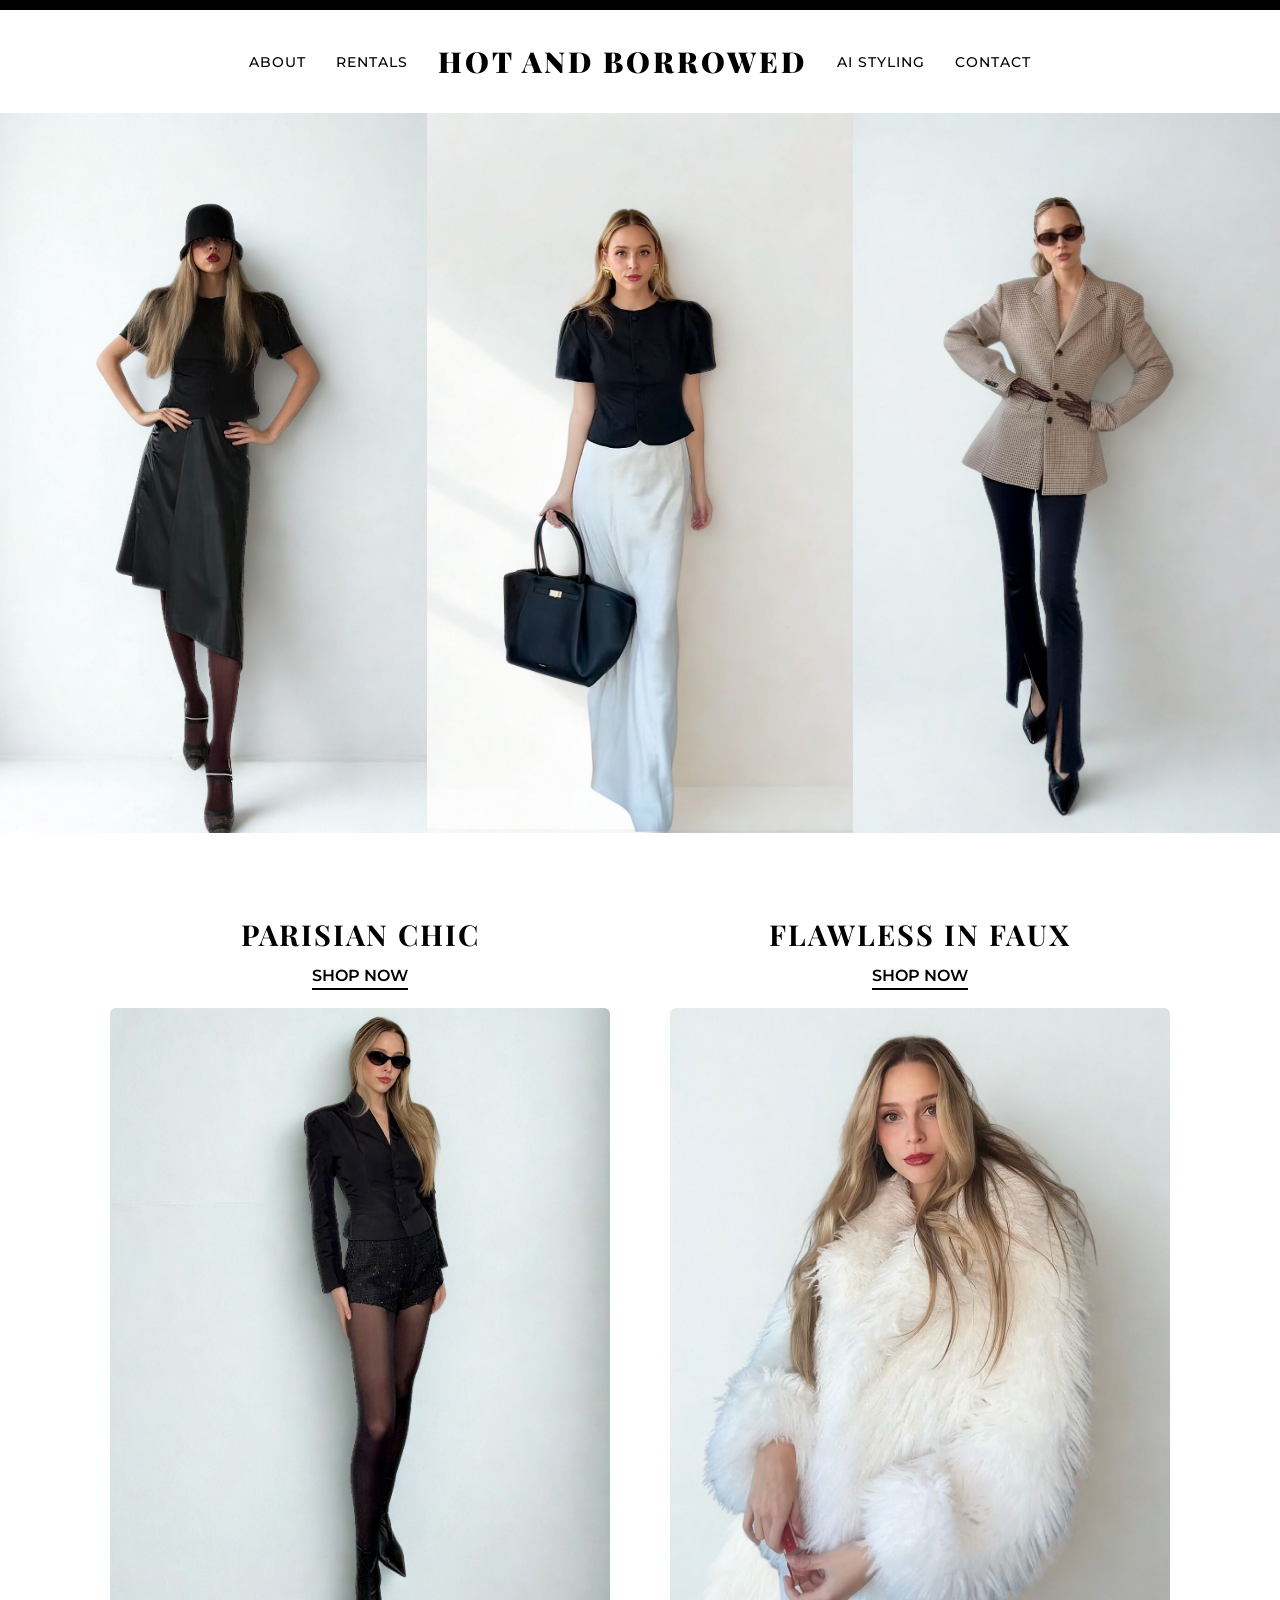
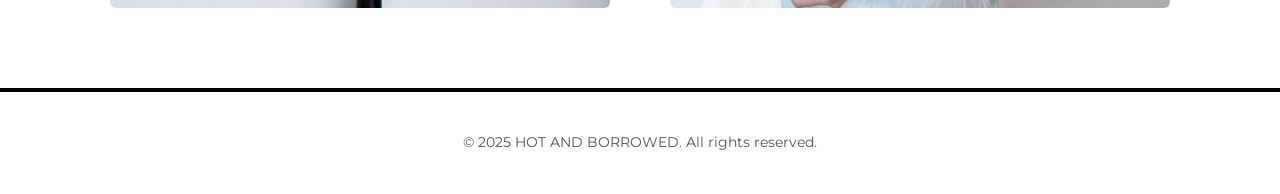
<file: index.html>
<!DOCTYPE html>
<html lang="en">
<head>
  <meta charset="UTF-8" />
  <meta name="viewport" content="width=device-width, initial-scale=1.0" />
  <title>HOT AND BORROWED</title>
  <link rel="stylesheet" href="styles.css" />
  <link href="https://fonts.googleapis.com/css2?family=Playfair+Display:wght@700&family=Montserrat:wght@400;600;700;800&family=Dancing+Script:wght@400;500;600;700&family=Great+Vibes&display=swap" rel="stylesheet">
</head>
<body>

  <!-- Top Black Line -->
  <div class="top-line"></div>

  <!-- Header -->
  <header class="chanel-header">
    <nav class="main-nav">
      <ul>
        <li><a href="about.html">ABOUT</a></li>
        <li><a href="rentals.html">RENTALS</a></li>
      </ul>
    </nav>
    <h1><a href="index.html" style="text-decoration: none; color: inherit;">HOT AND BORROWED</a></h1>
    <nav class="main-nav">
      <ul>
        <li><a href="edit.html">AI STYLING</a></li>
        <li><a href="contact.html">CONTACT</a></li>
      </ul>
    </nav>
  </header>

  <!-- Hero Section -->
  <section class="hero-grid">
    <div class="image" style="background-image: url('images/photo1.jpg');"></div>
    <div class="image" style="background-image: url('images/photo2.jpg');"></div>
    <div class="image" style="background-image: url('images/photo3.jpg');"></div>
  </section>



  <!-- Two Feature Photos Section -->
  <section class="feature-row">
    <div class="feature-card">
      <div class="feature-header">
        <h3><a href="parisian.html">PARISIAN CHIC</a></h3>
        <a href="parisian.html" class="shop-link">Shop Now</a>
      </div>
      <img src="images/parisian.jpg" alt="Parisian Chic Look">
    </div>

    <div class="feature-card">
      <div class="feature-header">
        <h3><a href="faux.html">FLAWLESS IN FAUX</a></h3>
        <a href="faux.html" class="shop-link">Shop Now</a>
      </div>
      <img src="images/faux.jpg" alt="Flawless in Faux Look">
    </div>
  </section>

  <footer>
    <p>&copy; 2025 HOT AND BORROWED. All rights reserved.</p>
  </footer>

</body>
</html>
</file>
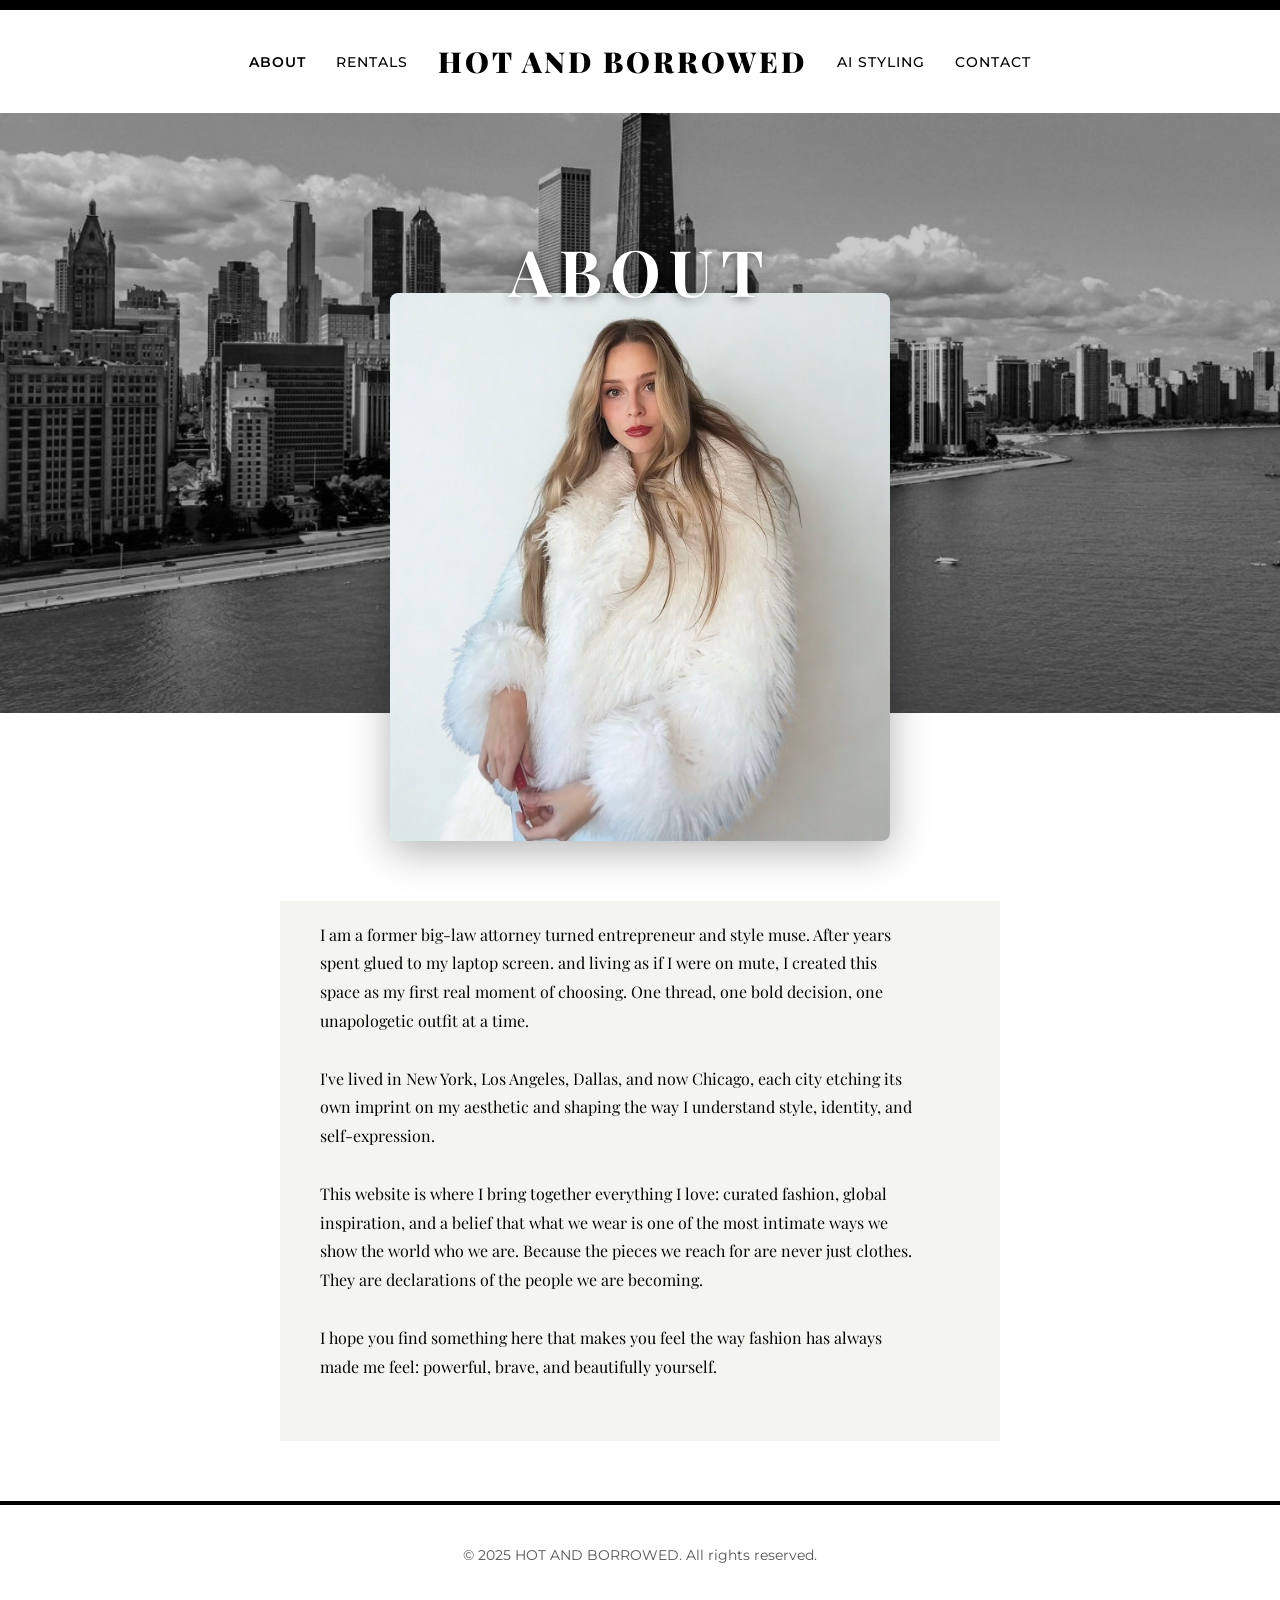
<file: about.html>
<!DOCTYPE html>
<html lang="en">
<head>
  <meta charset="UTF-8" />
  <meta name="viewport" content="width=device-width, initial-scale=1.0" />
  <title>About | Hot and Borrowed</title>
  <link rel="stylesheet" href="styles.css" />
  <link href="https://fonts.googleapis.com/css2?family=Playfair+Display:wght@700&family=Montserrat:wght@400;600;700;800&display=swap" rel="stylesheet">
  <style>
    body {
      font-family: 'Montserrat', sans-serif;
      margin: 0;
      padding: 0;
      background-color: #fff;
    }

    .top-line {
      height: 10px;
      background: black;
      width: 100%;
    }

    header.chanel-header {
      display: flex;
      justify-content: center;
      align-items: center;
      padding: 30px 40px;
      background-color: #fff;
      gap: 30px;
    }

    header.chanel-header h1 {
      font-family: 'Playfair Display', serif;
      font-size: 1.8rem;
      font-weight: 900;
      letter-spacing: 3px;
      text-transform: uppercase;
      margin: 0;
      flex-shrink: 0;
    }

    .main-nav {
      display: flex;
      align-items: center;
    }

    .main-nav ul {
      list-style: none;
      display: flex;
      gap: 30px;
      padding: 0;
      margin: 0;
    }

    .main-nav a {
      text-decoration: none;
      color: #000;
      font-weight: 500;
      letter-spacing: 1px;
      font-size: 0.85rem;
      transition: color 0.3s ease;
    }

    .main-nav a:hover {
      color: #777;
    }

    .main-nav a.active {
      color: #000;
      font-weight: 600;
    }

    /* About Header Section with Cityscape Background and Overlay Portrait */
    .about-header {
      position: relative;
      width: 100%;
      min-height: 500px;
      display: flex;
      align-items: center;
      justify-content: center;
      padding: 100px 40px 60px;
      background-color: #fff;
    }

    .about-cityscape {
      position: absolute;
      top: 0;
      left: 0;
      width: 100%;
      height: 600px;
      background-image: url('images/chicago.jpeg');
      background-size: cover;
      background-position: center;
      z-index: 1;
    }

    .about-cityscape::before {
      content: '';
      position: absolute;
      top: 0;
      left: 0;
      right: 0;
      bottom: 0;
      background: rgba(0, 0, 0, 0.2);
    }

    .about-portrait-container {
      position: relative;
      max-width: 500px;
      width: 100%;
      z-index: 2;
      margin-top: 80px;
    }

    .about-portrait-container img {
      width: 100%;
      height: auto;
      display: block;
      border-radius: 8px;
      box-shadow: 0 10px 40px rgba(0, 0, 0, 0.3);
    }

    .about-title {
      position: absolute;
      top: -70px;
      left: 50%;
      transform: translateX(-50%);
      font-family: 'Playfair Display', serif;
      font-size: 4rem;
      font-weight: 700;
      color: #fff;
      letter-spacing: 8px;
      text-align: center;
      z-index: 3;
      text-shadow: 0 2px 10px rgba(0, 0, 0, 0.5);
      white-space: nowrap;
    }

    /* Content Section */
    .about-content {
      max-width: 800px;
      margin: 60px auto;
      padding: 0 40px;
      text-align: left;
    }

    .about-text-section {
      background-color: #f5f5f0;
      padding: 60px 40px;
      margin-top: -100px;
    }

    .about-subtitle {
      font-family: 'Montserrat', sans-serif;
      font-size: 0.9rem;
      font-weight: 600;
      letter-spacing: 3px;
      text-transform: uppercase;
      color: #000;
      margin-bottom: 20px;
    }

    .about-description {
      font-family: 'Playfair Display', serif;
      font-size: 1rem;
      line-height: 1.8;
      color: #000;
      max-width: 600px;
      margin: 0;
      text-align: left;
    }

    footer {
      text-align: center;
      padding: 40px 0;
      font-size: 0.9rem;
      color: #555;
      background-color: #fff;
      width: 100%;
      display: flex;
      justify-content: center;
      align-items: center;
      border-top: 4px solid #000;
    }

    /* Responsive styles removed to maintain desktop layout on mobile */
  </style>
</head>
<body>
  <div class="top-line"></div>

  <header class="chanel-header">
    <nav class="main-nav">
      <ul>
        <li><a href="about.html" class="active">ABOUT</a></li>
        <li><a href="rentals.html">RENTALS</a></li>
      </ul>
    </nav>
    <h1><a href="index.html" style="text-decoration: none; color: inherit;">HOT AND BORROWED</a></h1>
    <nav class="main-nav">
      <ul>
        <li><a href="edit.html">AI STYLING</a></li>
        <li><a href="contact.html">CONTACT</a></li>
      </ul>
    </nav>
  </header>

  <!-- About Header with Cityscape Background and Overlay Portrait -->
  <section class="about-header">
    <div class="about-cityscape"></div>
    <div class="about-portrait-container">
      <h2 class="about-title">ABOUT</h2>
      <img src="images/aboutme.jpg" alt="About Me" />
    </div>
  </section>

  <!-- About Content -->
  <section class="about-content">
    <div class="about-text-section">
      <p class="about-description">
        I am a former big-law attorney turned entrepreneur and style muse. After years spent glued to my laptop screen. and living as if I were on mute, I created this space as my first real moment of choosing. One thread, one bold decision, one unapologetic outfit at a time.<br><br>
        
        I've lived in New York, Los Angeles, Dallas, and now Chicago, each city etching its own imprint on my aesthetic and shaping the way I understand style, identity, and self-expression.<br><br>
        
        This website is where I bring together everything I love: curated fashion, global inspiration, and a belief that what we wear is one of the most intimate ways we show the world who we are. Because the pieces we reach for are never just clothes. They are declarations of the people we are becoming.<br><br>
        
        I hope you find something here that makes you feel the way fashion has always made me feel: powerful, brave, and beautifully yourself.
      </p>
    </div>
  </section>

  <footer>
    <p>&copy; 2025 HOT AND BORROWED. All rights reserved.</p>
  </footer>
</body>
</html>
</file>
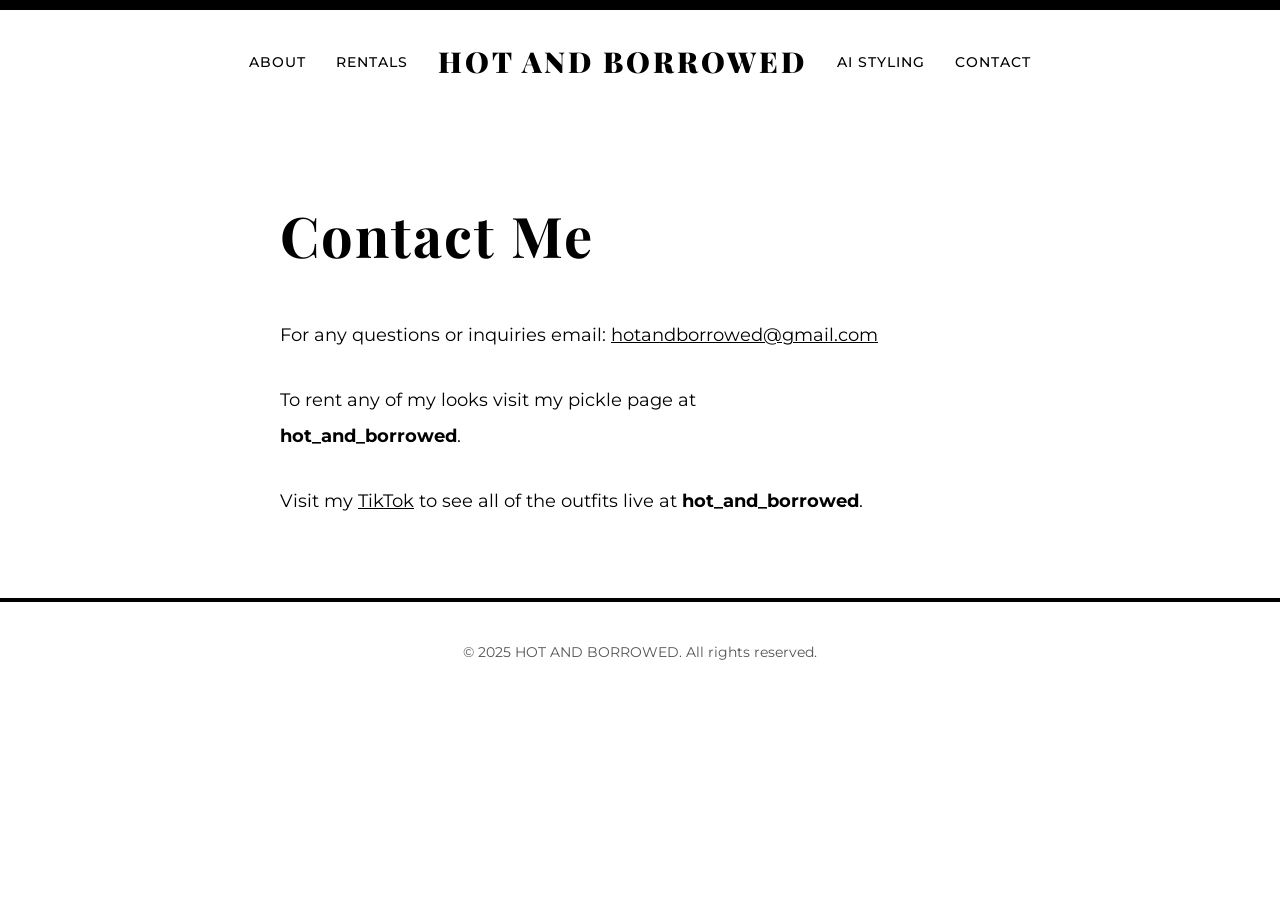
<file: contact.html>
<!DOCTYPE html>
<html lang="en">
<head>
  <meta charset="UTF-8" />
  <meta name="viewport" content="width=device-width, initial-scale=1.0" />
  <title>Contact | Hot and Borrowed</title>
  <link rel="stylesheet" href="styles.css" />
  <link href="https://fonts.googleapis.com/css2?family=Playfair+Display:wght@700&family=Montserrat:wght@400;600;700&display=swap" rel="stylesheet">
</head>
<body>

  <!-- Top Black Line -->
  <div class="top-line"></div>

  <!-- Header -->
  <header class="chanel-header">
    <nav class="main-nav">
      <ul>
        <li><a href="about.html">ABOUT</a></li>
        <li><a href="rentals.html">RENTALS</a></li>
      </ul>
    </nav>
    <h1><a href="index.html" style="text-decoration: none; color: inherit;">HOT AND BORROWED</a></h1>
    <nav class="main-nav">
      <ul>
        <li><a href="edit.html">AI STYLING</a></li>
        <li><a href="contact.html" class="active">CONTACT</a></li>
      </ul>
    </nav>
  </header>

  <!-- Contact Section -->
  <section class="contact-section" style="max-width: 800px; margin: 80px auto; padding: 0 40px; text-align: left;">
    <h2 style="font-family: 'Playfair Display', serif; font-size: 3.5rem; font-weight: 700; color: #000; margin-bottom: 40px; letter-spacing: 2px; text-align: left;">Contact Me</h2>
    
    <div style="font-family: 'Montserrat', sans-serif; font-size: 1.1rem; line-height: 2; color: #000; text-align: left; max-width: 600px; margin: 0;">
      <p style="margin-bottom: 30px;">
        For any questions or inquiries email: <a href="mailto:hotandborrowed@gmail.com" style="color: #000; text-decoration: underline;">hotandborrowed@gmail.com</a>
      </p>
      
      <p style="margin-bottom: 30px;">
        To rent any of my looks visit my pickle page at <strong>hot_and_borrowed</strong>.
      </p>
      
      <p style="margin-bottom: 30px;">
        Visit my <a href="https://www.tiktok.com/@hot_and_borrowed?_r=1&_t=ZP-91VdptIc23C." target="_blank" style="color: #000; text-decoration: underline;">TikTok</a> to see all of the outfits live at <strong>hot_and_borrowed</strong>.
      </p>
    </div>
  </section>

  <footer>
    <p>&copy; 2025 HOT AND BORROWED. All rights reserved.</p>
  </footer>
</body>
</html>
</file>
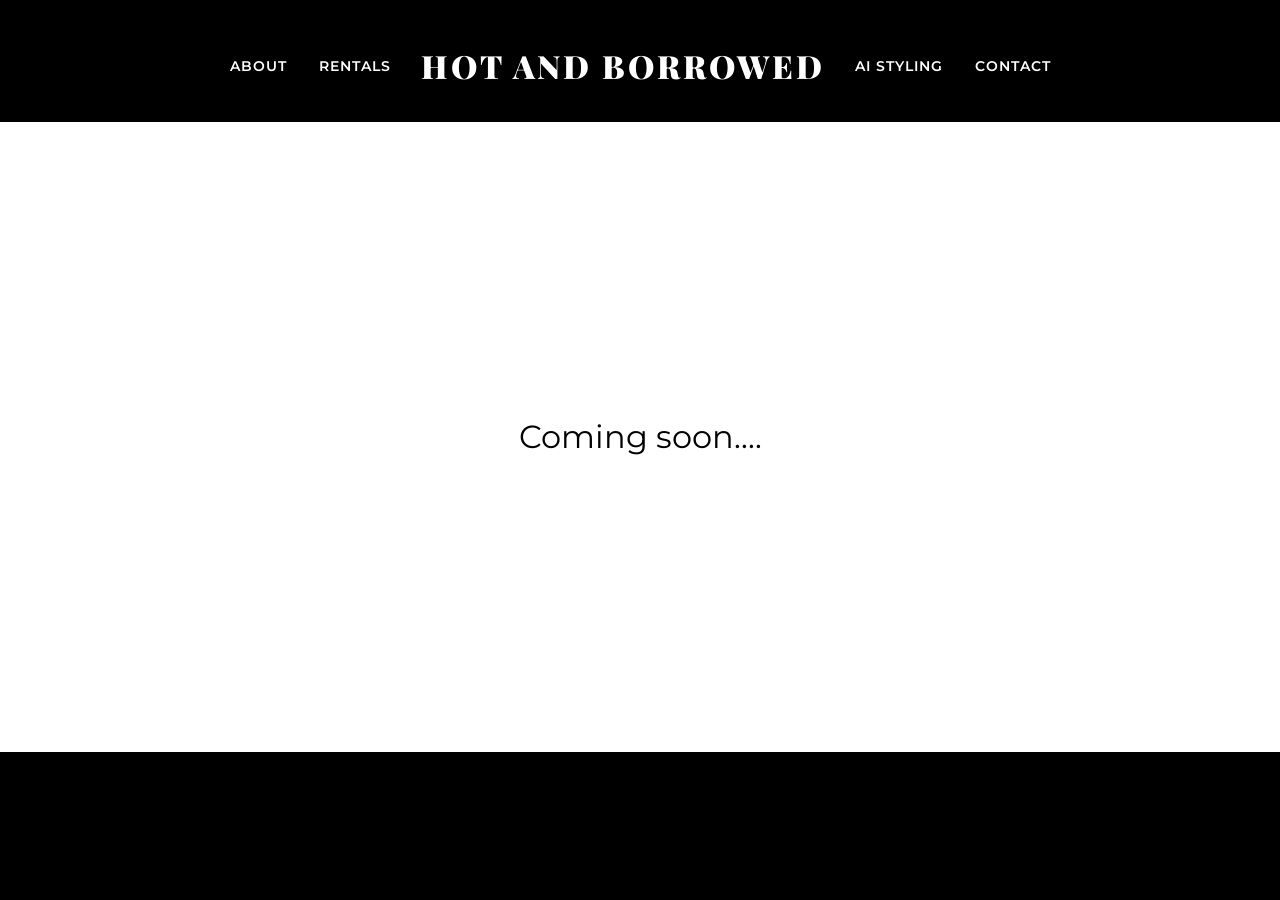
<file: edit.html>
<!DOCTYPE html>
<html lang="en">
<head>
  <meta charset="UTF-8" />
  <meta name="viewport" content="width=device-width, initial-scale=1.0" />
  <title>The Edit | Hot and Borrowed</title>
  <link rel="stylesheet" href="styles.css" />
  <link href="https://fonts.googleapis.com/css2?family=Playfair+Display:wght@700&family=Montserrat:wght@400;600;700;800&family=Great+Vibes&family=Bodoni+Moda:opsz,wght@6..96,400;6..96,700&display=swap" rel="stylesheet">
  <style>
    body {
      font-family: 'Montserrat', sans-serif;
      margin: 0;
      padding: 0;
      background-color: #000;
      color: #fff;
    }

    .top-line {
      height: 10px;
      background: black;
      width: 100%;
    }

    header.chanel-header {
      text-align: center;
      padding: 1.5rem 0;
      background-color: #000;
    }

    header.chanel-header h1 {
      font-family: 'Playfair Display', serif;
      letter-spacing: 3px;
      font-size: 2rem;
      margin: 0.5rem 0;
    }

    .main-nav ul {
      list-style: none;
      padding: 0;
      display: flex;
      justify-content: center;
      gap: 2rem;
    }

    .main-nav a {
      text-decoration: none;
      color: #fff;
      font-weight: 600;
      letter-spacing: 1px;
    }

    .collage-container {
      padding: 3rem 2rem;
      max-width: 1400px;
      margin: 0 auto;
    }

    .collage-grid {
      display: grid;
      grid-template-columns: repeat(12, 1fr);
      grid-template-rows: repeat(8, auto);
      gap: 1rem;
      position: relative;
    }

    .celestial-frames {
      grid-column: 1 / 4;
      grid-row: 1 / 2;
      display: flex;
      gap: 0.5rem;
      justify-content: flex-start;
    }

    .celestial-frame {
      width: 80px;
      height: 80px;
      border: 3px solid #000;
      border-radius: 4px;
      display: flex;
      align-items: center;
      justify-content: center;
      background: #fff;
    }

    .celestial-image {
      width: 60px;
      height: 60px;
      border-radius: 50%;
      object-fit: cover;
      display: block;
    }

    .fur-coat {
      grid-column: 8 / 13;
      grid-row: 1 / 4;
      background: #000;
      min-height: 400px;
      position: relative;
      overflow: hidden;
    }

    .fur-coat img {
      width: 100%;
      height: 100%;
      object-fit: cover;
      filter: grayscale(100%);
    }

    .portrait {
      grid-column: 1 / 5;
      grid-row: 2 / 5;
      background: #fff;
      min-height: 350px;
      position: relative;
    }

    .portrait img {
      width: 100%;
      height: 100%;
      object-fit: cover;
      filter: grayscale(100%);
    }

    .lipstick-kiss {
      grid-column: 5 / 8;
      grid-row: 3 / 5;
      display: flex;
      align-items: center;
      justify-content: center;
      z-index: 10;
      position: relative;
    }

    .kiss-mark {
      width: 120px;
      height: 120px;
      background: #dc143c;
      border-radius: 50%;
      opacity: 0.9;
      position: relative;
    }

    .kiss-mark::after {
      content: '';
      position: absolute;
      top: 20%;
      left: 20%;
      width: 60%;
      height: 60%;
      background: #b01030;
      border-radius: 50%;
    }

    .cherries {
      grid-column: 9 / 13;
      grid-row: 4 / 6;
      background: #fff;
      min-height: 200px;
      border: 2px solid #000;
      padding: 1rem;
    }

    .cherries img {
      width: 100%;
      height: 100%;
      object-fit: cover;
    }

    .god-hands-text {
      grid-column: 1 / 4;
      grid-row: 5 / 6;
      font-family: 'Playfair Display', serif;
      font-size: 1.8rem;
      font-style: italic;
      color: #fff;
      text-align: left;
      padding: 1rem;
    }

    .polaroid {
      grid-column: 4 / 7;
      grid-row: 6 / 8;
      background: #fff;
      padding: 0.5rem 0.5rem 3rem 0.5rem;
      box-shadow: 0 4px 8px rgba(0,0,0,0.2);
      transform: rotate(-2deg);
    }

    .polaroid img {
      width: 100%;
      height: 250px;
      object-fit: cover;
      filter: grayscale(100%);
    }

    .polaroid-text {
      font-size: 0.75rem;
      color: #ccc;
      margin-top: 0.5rem;
      font-style: italic;
    }

    .magazine-section {
      grid-column: 1 / 6;
      grid-row: 7 / 9;
      background: #fff;
      padding: 2rem;
      border: 1px solid #ddd;
    }

    .magazine-title {
      font-size: 3rem;
      font-weight: 700;
      color: #dc143c;
      margin-bottom: 1rem;
      font-family: 'Playfair Display', serif;
    }

    .magazine-text {
      font-size: 0.9rem;
      line-height: 1.6;
      color: #fff;
      margin-bottom: 0.5rem;
    }

    .magazine-credits {
      font-size: 0.7rem;
      color: #ccc;
      margin-top: 1rem;
    }

    .legs-heels {
      grid-column: 7 / 10;
      grid-row: 7 / 9;
      background: #000;
      min-height: 300px;
      position: relative;
    }

    .legs-heels img {
      width: 100%;
      height: 100%;
      object-fit: cover;
      filter: grayscale(100%);
    }

    .red-ribbon {
      grid-column: 10 / 13;
      grid-row: 6 / 7;
      display: flex;
      align-items: center;
      justify-content: center;
      z-index: 5;
    }

    .ribbon-bow {
      width: 100px;
      height: 80px;
      background: #dc143c;
      clip-path: polygon(30% 0%, 70% 0%, 100% 30%, 100% 70%, 70% 100%, 30% 100%, 0% 70%, 0% 30%);
      opacity: 0.85;
    }

    .collage-item {
      background: #fff;
      border: 2px solid #000;
    }

    .collage-item img {
      width: 100%;
      height: 100%;
      object-fit: cover;
      display: block;
    }

    footer {
      text-align: center;
      padding: 2rem;
      background-color: #000;
      margin-top: 2rem;
      font-size: 0.9rem;
      color: #fff;
      border-top: 4px solid #fff;
    }

    /* Responsive styles removed to maintain desktop layout on mobile */
  </style>
</head>

<body>
  <div class="top-line"></div>

  <header class="chanel-header">
    <nav class="main-nav">
      <ul>
        <li><a href="about.html">ABOUT</a></li>
        <li><a href="rentals.html">RENTALS</a></li>
      </ul>
    </nav>
    <h1><a href="index.html" style="text-decoration: none; color: inherit;">HOT AND BORROWED</a></h1>
    <nav class="main-nav">
      <ul>
        <li><a href="edit.html" class="active">AI STYLING</a></li>
        <li><a href="contact.html">CONTACT</a></li>
      </ul>
    </nav>
  </header>

  <!-- Coming Soon Section -->
  <section style="display: flex; justify-content: center; align-items: center; min-height: 70vh; background-color: #fff;">
    <h2 style="font-family: 'Montserrat', sans-serif; font-size: 2rem; font-weight: 400; color: #000;">Coming soon....</h2>
  </section>

  <!-- Hidden Content Below -->
  <div style="display: none;">
  <!-- Three Photos Section -->
  <section class="hero-grid" style="height: 60vh; position: relative;">
    <div class="image" style="background-image: url('images/edit1.jpg');"></div>
    <div class="image" style="background-image: url('images/edit2.jpg');"></div>
    <div class="image" style="background-image: url('images/edit3.jpg'); background-position: top center; background-size: cover;"></div>
    <div style="position: absolute; top: 50%; left: 50%; transform: translate(-50%, -50%); z-index: 10; pointer-events: none; text-align: center;">
      <div style="font-family: 'Great Vibes', cursive; font-size: 6rem; color: #fff; font-style: italic; font-weight: 400; line-height: 0.9; margin-bottom: -0.2em;">the</div>
      <div style="font-family: 'Bodoni Moda', serif; font-size: 8rem; color: #fff; font-weight: 700; letter-spacing: 3px; line-height: 1;">revivals</div>
    </div>
  </section>

  <!-- Shop Section -->
  <section style="background-color: #000; padding: 60px 2rem;">
    <div style="display: flex; justify-content: flex-start; gap: 20px; max-width: 1200px; margin: 0 auto; align-items: flex-start;">
      <div style="position: relative; width: 600px; height: 500px;">
        <!-- Central large photo -->
        <div style="position: absolute; width: 450px; height: 500px; left: 50%; transform: translateX(-50%); background-image: url('images/frankieshop.jpg'); background-size: cover; background-position: center; z-index: 1;"></div>
        <!-- Left overlapping photo -->
        <div style="position: absolute; width: 250px; height: 350px; left: 0; bottom: 50px; background-image: url('images/apparis.jpg'); background-size: cover; background-position: center; z-index: 2;"></div>
        <!-- Right overlapping photo -->
        <div style="position: absolute; width: 200px; height: 280px; right: 0; top: 20px; background-image: url('images/nourhammour.jpg'); background-size: cover; background-position: center; z-index: 2;"></div>
      </div>
      <div style="flex: 1; padding-left: 40px;">
        <h2 style="font-family: 'Playfair Display', serif; font-size: 2.5rem; color: #fff; margin-bottom: 30px; font-weight: 400;">Flawless in Faux</h2>
        <p style="font-family: 'Playfair Display', serif; font-size: 1rem; color: #fff; line-height: 1.8; margin-bottom: 20px; max-width: 600px;">
          Once a symbol of early 20th-century sophistication, the fur scarf first emerged as both a status marker and a practical winter accessory. In the 1920s and 1930s, it draped across the shoulders of socialites and screen icons, adding texture, warmth, and a touch of indulgence to structured tailoring.
        </p>
        <p style="font-family: 'Playfair Display', serif; font-size: 1rem; color: #fff; line-height: 1.8; margin-bottom: 40px; max-width: 600px;">
          Today, that same sense of opulence has been reimagined for a modern world that values both nostalgia and reinvention. The fur scarf—often faux or vintage—is no longer confined to old-world glamour; it's a statement of contrast. Styled over sharp blazers and minimal silhouettes, it bridges eras, turning heritage luxury into a contemporary power move.
        </p>
        <a href="faux.html" style="display: inline-block; background-color: #fff; color: #000; padding: 14px 32px; text-decoration: none; font-family: 'Montserrat', sans-serif; font-weight: 600; font-size: 0.9rem; letter-spacing: 1px; text-transform: uppercase; transition: opacity 0.3s ease;" onmouseover="this.style.opacity='0.9'" onmouseout="this.style.opacity='1'">SHOP NOW</a>
      </div>
    </div>
  </section>

  <!-- Shop Section - Reversed -->
  <section style="background-color: #000; padding: 60px 2rem;">
    <div style="display: flex; justify-content: flex-start; gap: 20px; max-width: 1200px; margin: 0 auto; align-items: flex-start; flex-direction: row-reverse;">
      <div style="position: relative; width: 600px; height: 500px;">
        <!-- Central large photo -->
        <div style="position: absolute; width: 450px; height: 500px; left: 50%; transform: translateX(-50%); background-image: url('images/frankieshop.jpg'); background-size: cover; background-position: center; z-index: 1;"></div>
        <!-- Left overlapping photo -->
        <div style="position: absolute; width: 250px; height: 350px; left: 0; bottom: 50px; background-image: url('images/apparis.jpg'); background-size: cover; background-position: center; z-index: 2;"></div>
        <!-- Right overlapping photo -->
        <div style="position: absolute; width: 200px; height: 280px; right: 0; top: 20px; background-image: url('images/nourhammour.jpg'); background-size: cover; background-position: center; z-index: 2;"></div>
      </div>
      <div style="flex: 1; padding-right: 40px;">
        <h2 style="font-family: 'Playfair Display', serif; font-size: 2.5rem; color: #fff; margin-bottom: 30px; font-weight: 400;">Flawless in Faux</h2>
        <p style="font-family: 'Playfair Display', serif; font-size: 1rem; color: #fff; line-height: 1.8; margin-bottom: 20px; max-width: 600px;">
          Once a symbol of early 20th-century sophistication, the fur scarf first emerged as both a status marker and a practical winter accessory. In the 1920s and 1930s, it draped across the shoulders of socialites and screen icons, adding texture, warmth, and a touch of indulgence to structured tailoring.
        </p>
        <p style="font-family: 'Playfair Display', serif; font-size: 1rem; color: #fff; line-height: 1.8; margin-bottom: 40px; max-width: 600px;">
          Today, that same sense of opulence has been reimagined for a modern world that values both nostalgia and reinvention. The fur scarf—often faux or vintage—is no longer confined to old-world glamour; it's a statement of contrast. Styled over sharp blazers and minimal silhouettes, it bridges eras, turning heritage luxury into a contemporary power move.
        </p>
        <a href="faux.html" style="display: inline-block; background-color: #fff; color: #000; padding: 14px 32px; text-decoration: none; font-family: 'Montserrat', sans-serif; font-weight: 600; font-size: 0.9rem; letter-spacing: 1px; text-transform: uppercase; transition: opacity 0.3s ease;" onmouseover="this.style.opacity='0.9'" onmouseout="this.style.opacity='1'">SHOP NOW</a>
      </div>
    </div>
  </section>
  </div>
  <!-- End Hidden Content -->

</body>
</html>
</file>
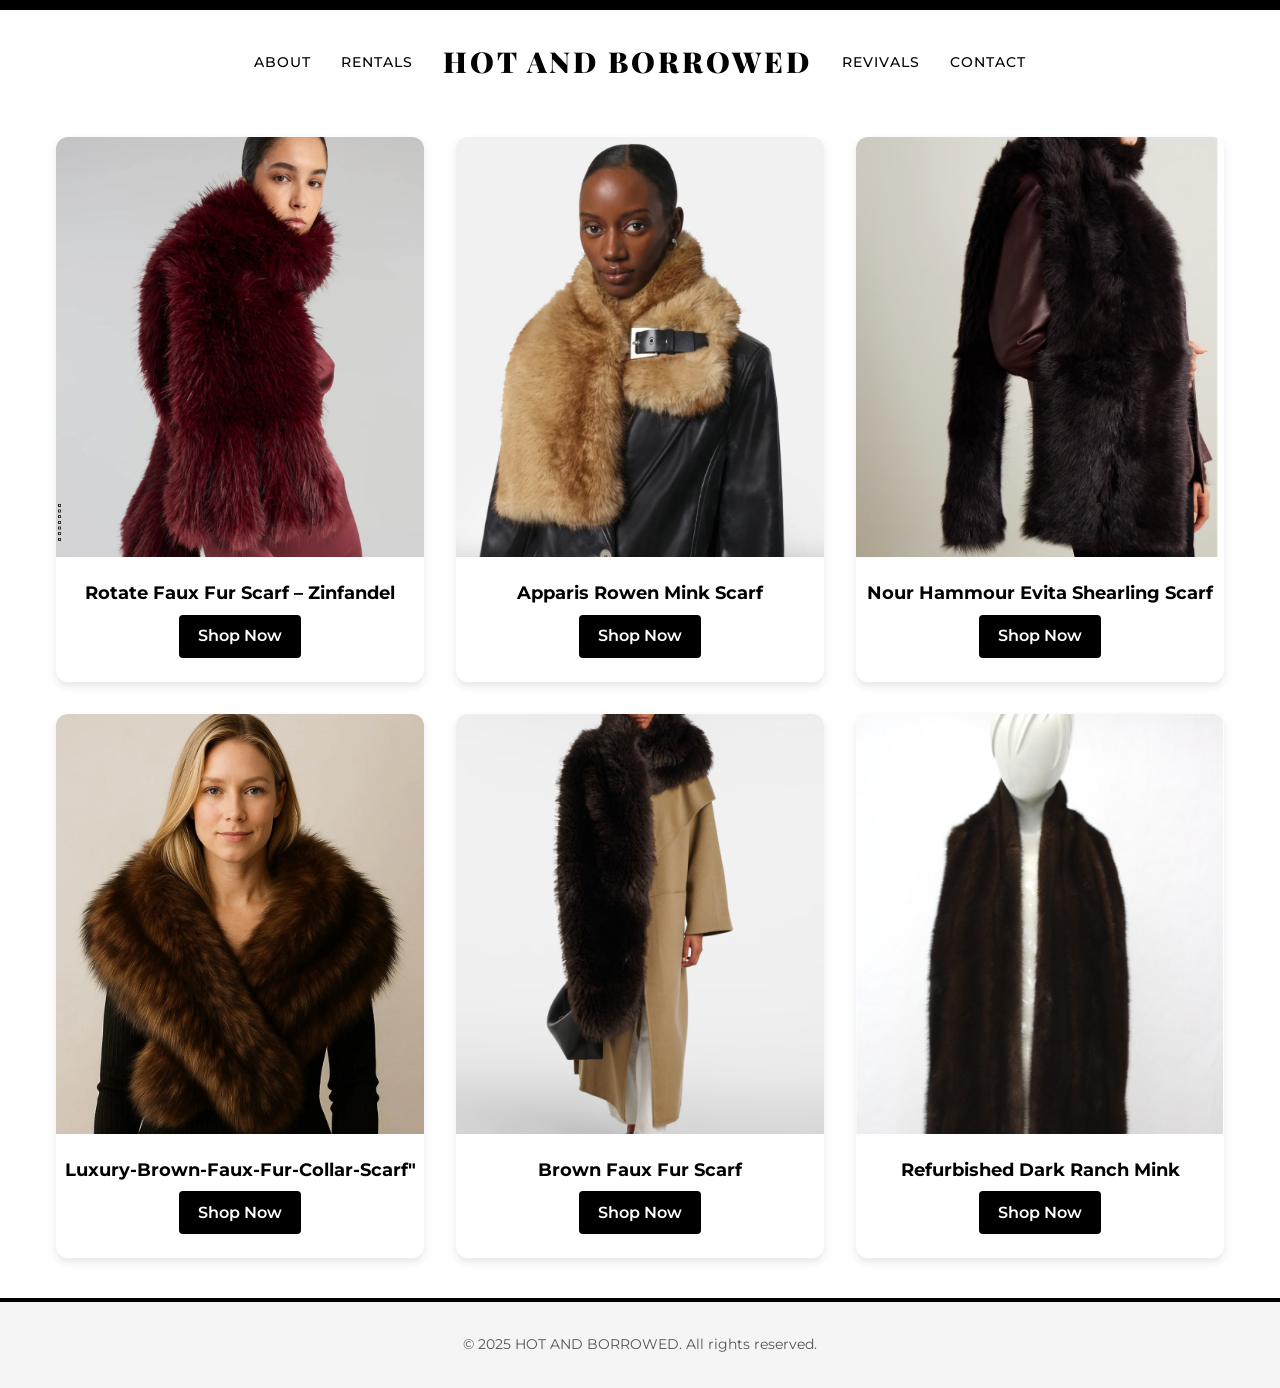
<file: faux.html>
<!DOCTYPE html>
<html lang="en">
<head>
  <meta charset="UTF-8" />
  <meta name="viewport" content="width=device-width, initial-scale=1.0" />
  <title>Flawless in Faux | Hot and Borrowed</title>
  <link rel="stylesheet" href="styles.css" />
  <link href="https://fonts.googleapis.com/css2?family=Playfair+Display:wght@700&family=Montserrat:wght@400;600;700;800&display=swap" rel="stylesheet">
  <style>
    body {
      font-family: 'Montserrat', sans-serif;
      margin: 0;
      padding: 0;
      background-color: #fff;
    }

    .top-line {
      height: 10px;
      background: black;
      width: 100%;
    }

    header.chanel-header {
      display: flex;
      justify-content: center;
      align-items: center;
      padding: 30px 40px;
      background-color: #fff;
      gap: 30px;
    }

    header.chanel-header h1 {
      font-family: 'Playfair Display', serif;
      font-size: 1.8rem;
      font-weight: 900;
      letter-spacing: 3px;
      text-transform: uppercase;
      margin: 0;
      flex-shrink: 0;
    }

    .main-nav {
      display: flex;
      align-items: center;
    }

    .main-nav ul {
      list-style: none;
      display: flex;
      gap: 30px;
      padding: 0;
      margin: 0;
    }

    .main-nav a {
      text-decoration: none;
      color: #000;
      font-weight: 500;
      letter-spacing: 1px;
      font-size: 0.85rem;
      transition: color 0.3s ease;
    }

    .main-nav a:hover {
      color: #777;
    }

    .shop-page {
      text-align: center;
      padding: 0.5rem 1rem;
    }

    .shop-page h2 {
      font-family: 'Playfair Display', serif;
      font-size: 2rem;
      margin-bottom: 0.5rem;
    }

    .page-intro {
      color: #444;
      font-size: 1rem;
      margin-bottom: 2rem;
    }

    .items-grid {
      display: grid;
      grid-template-columns: repeat(auto-fit, minmax(300px, 1fr));
      gap: 2rem;
      max-width: 1200px;
      margin: 1rem auto 0;
      padding: 0 1rem;
    }

    .item {
      background-color: white;
      border-radius: 12px;
      box-shadow: 0 4px 10px rgba(0, 0, 0, 0.1);
      overflow: hidden;
      text-align: center;
      transition: transform 0.3s ease;
    }

    .item:hover {
      transform: translateY(-5px);
    }

    .item img {
      width: 100%;
      height: 420px;
      object-fit: cover;
    }

    .item h3 {
      margin: 1rem 0 0.5rem;
      font-size: 1.1rem;
      font-weight: 700;
    }

    .buy-btn {
      display: inline-block;
      background-color: black;
      color: white;
      text-decoration: none;
      padding: 0.6rem 1.2rem;
      margin-bottom: 1.5rem;
      border-radius: 4px;
      font-weight: 600;
      transition: background-color 0.3s ease;
    }

    .buy-btn:hover {
      background-color: #444;
    }

    footer {
      text-align: center;
      padding: 2rem;
      background-color: #f5f5f5;
      margin-top: 2rem;
      font-size: 0.9rem;
    }
  </style>
</head>

<body>
  <div class="top-line"></div>

  <header class="chanel-header">
    <nav class="main-nav">
      <ul>
        <li><a href="about.html">ABOUT</a></li>
        <li><a href="rentals.html">RENTALS</a></li>
      </ul>
    </nav>
    <h1><a href="index.html" style="text-decoration: none; color: inherit;">HOT AND BORROWED</a></h1>
    <nav class="main-nav">
      <ul>
        <li><a href="edit.html">REVIVALS</a></li>
        <li><a href="contact.html">CONTACT</a></li>
      </ul>
    </nav>
  </header>

  <section class="shop-page">
    <div class="items-grid">
      <!-- Product 1 -->
      <div class="item">
        <a href="https://thefrankieshop.com/products/rotate-faux-fur-scarf-zinfandel" target="_blank">
          <img src="images/frankieshop.jpg" alt="Rotate Faux Fur Scarf" />
        </a>
        <h3>Rotate Faux Fur Scarf – Zinfandel</h3>
        <a href="https://thefrankieshop.com/products/rotate-faux-fur-scarf-zinfandel" target="_blank" class="buy-btn">Shop Now</a>
      </div>

      <!-- Product 2 -->
      <div class="item">
        <a href="https://apparis.com/products/rowen-mink-scarf-bmk?variant=52057098060141" target="_blank">
          <img src="images/apparis.jpg" alt="Apparis Rowen Mink Scarf" />
        </a>
        <h3>Apparis Rowen Mink Scarf</h3>
        <a href="https://apparis.com/products/rowen-mink-scarf-bmk?variant=52057098060141" target="_blank" class="buy-btn">Shop Now</a>
      </div>

      <!-- Product 3 -->
      <div class="item">
        <a href="https://www.net-a-porter.com/en-us/shop/product/nour-hammour/accessories/scarves/evita-shearling-scarf/1647597344395205" target="_blank">
          <img src="images/nourhammour.jpg" alt="Nour Hammour Shearling Scarf" />
        </a>
        <h3>Nour Hammour Evita Shearling Scarf</h3>
        <a href="https://www.net-a-porter.com/en-us/shop/product/nour-hammour/accessories/scarves/evita-shearling-scarf/1647597344395205" target="_blank" class="buy-btn">Shop Now</a>
      </div>

      <!-- Product 4 (ASOS) -->
      <div class="item">
        <a href="https://www.etsy.com/ie/listing/4362126351/luxury-brown-faux-fur-collar-scarf" target="_blank">
          <img src="images/etsy.jpg" alt="Luxury-Brown-Faux-Fur-Collar-Scarf" />
        </a>
        <h3>Luxury-Brown-Faux-Fur-Collar-Scarf"</h3>
        <a href="https://www.etsy.com/ie/listing/4362126351/luxury-brown-faux-fur-collar-scarf" target="_blank" class="buy-btn">Shop Now</a>
      </div>

      <!-- Product 5 -->
      <div class="item">
        <a href="https://www.mytheresa.com/at/en/women/toteme-faux-fur-scarf-brown-p00949841 target="_blank">
          <img src="images/toetme.jpg" alt="Brown Faux Fur Scarf" />
        </a>
        <h3>Brown Faux Fur Scarf</h3>
        <a href="https://www.mytheresa.com/at/en/women/toteme-faux-fur-scarf-brown-p00949841 target="_blank" class="buy-btn">Shop Now</a>
      </div>

      <!-- Product 6 -->
      <div class="item">
        <a href="https://www.etsy.com/listing/1184331850/refurbished-new-dark-ranch-mink-double?gpla=1&gao=1&&utm_source=google&utm_medium=cpc&utm_campaign=shopping_us_a-accessories&utm_custom1=_k_CjwKCAiAz_DIBhBJEiwAVH2XwBRlKwf16waLiMBSXSJwWfWsJODaDPRG5fNMaAGf7jC1c5qoeln6QhoCRzYQAvD_BwE_k_&utm_content=go_22633514313_182190773644_756432244778_aud-2079782229334:pla-294930372950_c__1184331850_341591297&utm_custom2=22633514313&gad_source=1&gad_campaignid=22633514313&gbraid=0AAAAADtcfRJv0_J4bU1i0oIHkGz2BBsHu&gclid=CjwKCAiAz_DIBhBJEiwAVH2XwBRlKwf16waLiMBSXSJwWfWsJODaDPRG5fNMaAGf7jC1c5qoeln6QhoCRzYQAvD_BwE" target="_blank">
          <img src="images/etsy2.jpg" alt="RefurbishedDark Ranch Mink" />
        </a>
        <h3>Refurbished Dark Ranch Mink</h3>
        <a href="https://www.etsy.com/listing/1184331850/refurbished-new-dark-ranch-mink-double?gpla=1&gao=1&&utm_source=google&utm_medium=cpc&utm_campaign=shopping_us_a-accessories&utm_custom1=_k_CjwKCAiAz_DIBhBJEiwAVH2XwBRlKwf16waLiMBSXSJwWfWsJODaDPRG5fNMaAGf7jC1c5qoeln6QhoCRzYQAvD_BwE_k_&utm_content=go_22633514313_182190773644_756432244778_aud-2079782229334:pla-294930372950_c__1184331850_341591297&utm_custom2=22633514313&gad_source=1&gad_campaignid=22633514313&gbraid=0AAAAADtcfRJv0_J4bU1i0oIHkGz2BBsHu&gclid=CjwKCAiAz_DIBhBJEiwAVH2XwBRlKwf16waLiMBSXSJwWfWsJODaDPRG5fNMaAGf7jC1c5qoeln6Qho" target="_blank" class="buy-btn">Shop Now</a>
      </div>
    </div>
  </section>

  <footer>
    <p>&copy; 2025 HOT AND BORROWED. All rights reserved.</p>
  </footer>

</body>
</html>
</file>
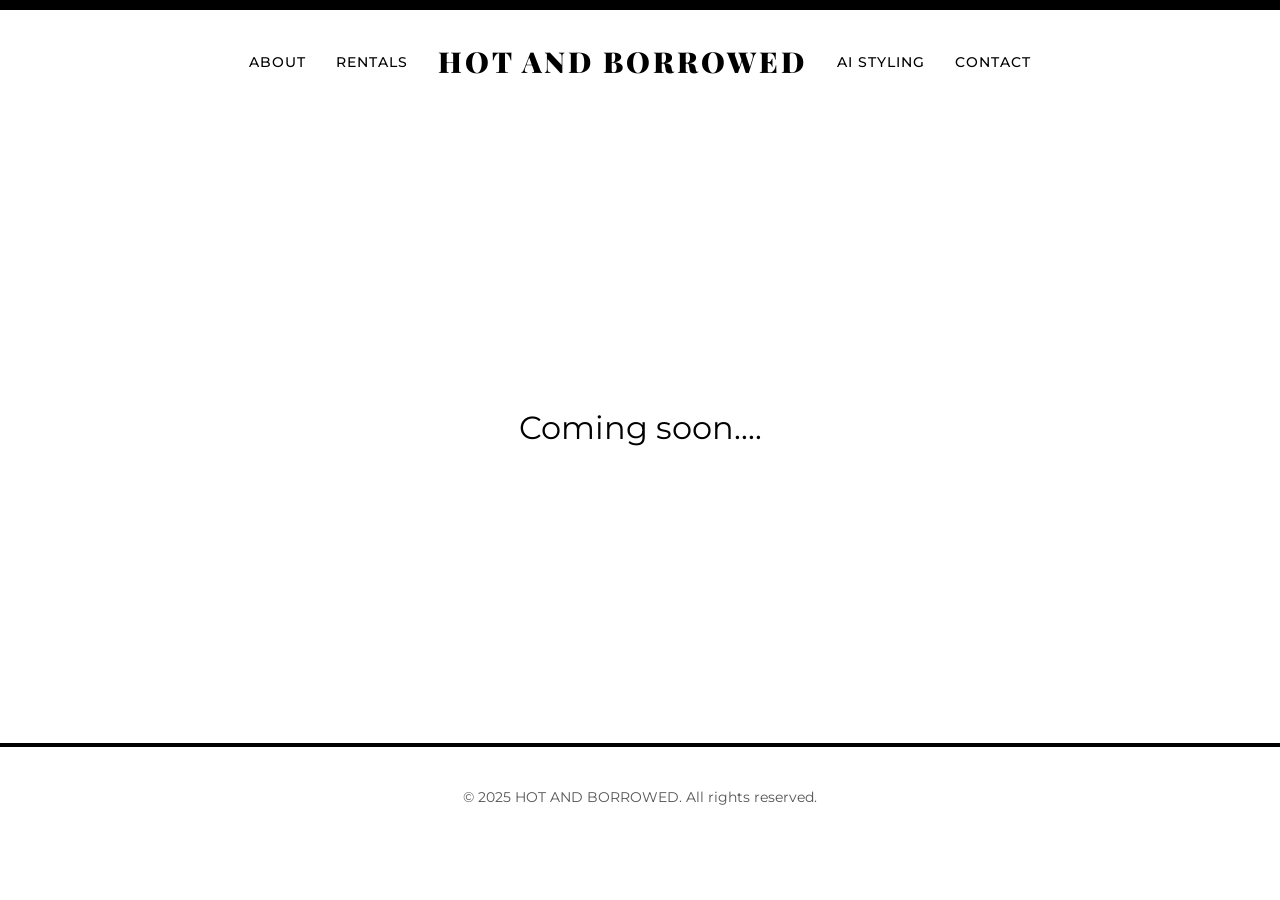
<file: jewelry.html>
<!DOCTYPE html>
<html lang="en">
<head>
  <meta charset="UTF-8" />
  <meta name="viewport" content="width=device-width, initial-scale=1.0" />
  <title>Jewelry | Hot and Borrowed</title>
  <link rel="stylesheet" href="styles.css" />
  <link href="https://fonts.googleapis.com/css2?family=Playfair+Display:wght@700&family=Montserrat:wght@400;600;700&display=swap" rel="stylesheet">
</head>
<body>

  <!-- Top Black Line -->
  <div class="top-line"></div>

  <!-- Header -->
  <header class="chanel-header">
    <nav class="main-nav">
      <ul>
        <li><a href="about.html">ABOUT</a></li>
        <li><a href="rentals.html">RENTALS</a></li>
      </ul>
    </nav>
    <h1><a href="index.html" style="text-decoration: none; color: inherit;">HOT AND BORROWED</a></h1>
    <nav class="main-nav">
      <ul>
        <li><a href="edit.html">AI STYLING</a></li>
        <li><a href="contact.html">CONTACT</a></li>
      </ul>
    </nav>
  </header>

  <!-- Coming Soon Section -->
  <section style="display: flex; justify-content: center; align-items: center; min-height: 70vh;">
    <h2 style="font-family: 'Montserrat', sans-serif; font-size: 2rem; font-weight: 400; color: inherit;">Coming soon....</h2>
  </section>

  <footer>
    <p>&copy; 2025 HOT AND BORROWED. All rights reserved.</p>
  </footer>
</body>
</html>
</file>
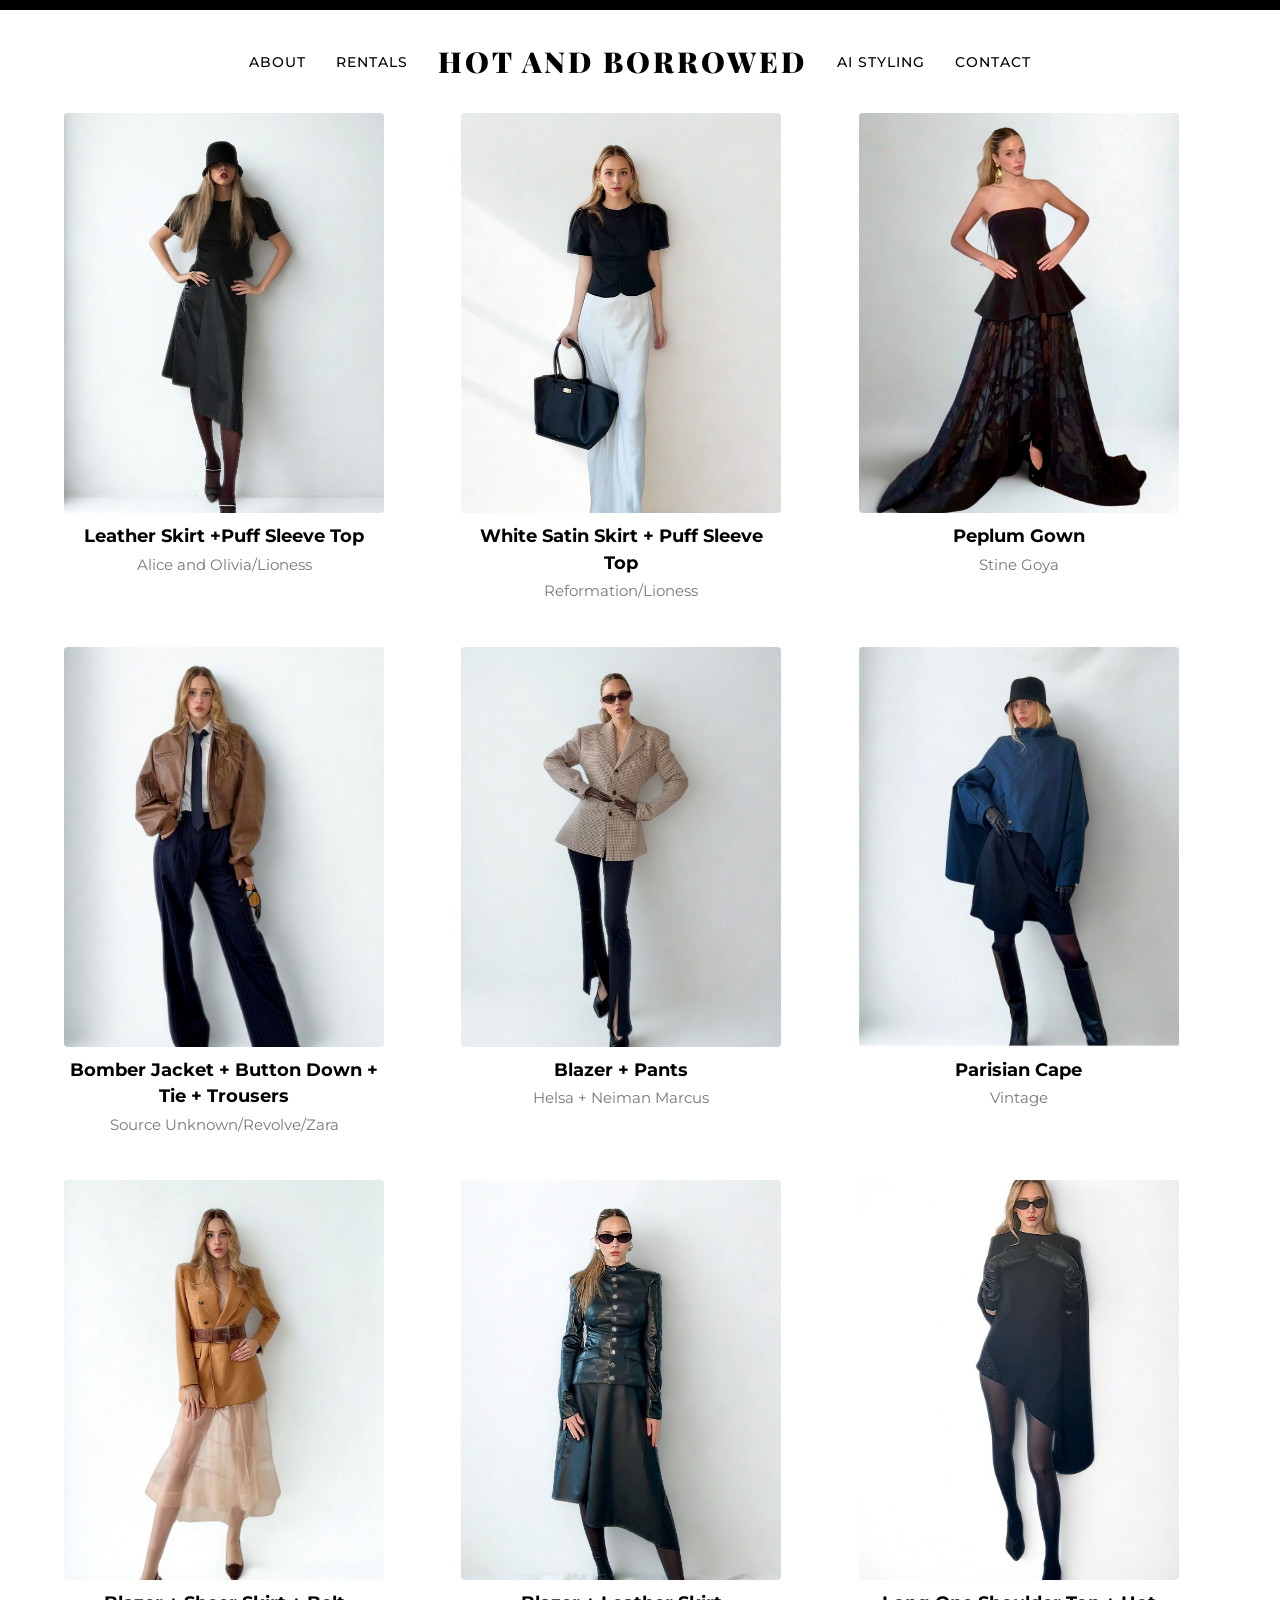
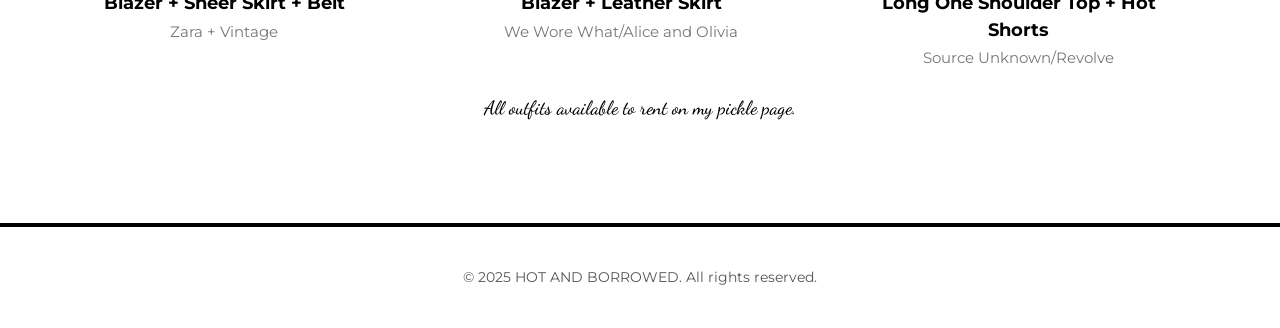
<file: outfits.html>
<!DOCTYPE html>
<html lang="en">
<head>
  <meta charset="UTF-8" />
  <meta name="viewport" content="width=device-width, initial-scale=1.0" />
  <title>Outfits | Hot and Borrowed</title>
  <link rel="stylesheet" href="styles.css" />
  <link href="https://fonts.googleapis.com/css2?family=Playfair+Display:wght@700&family=Montserrat:wght@400;600;700&family=Dancing+Script:wght@400;500;600;700&display=swap" rel="stylesheet">
</head>
<body>

  <!-- Top Black Line -->
  <div class="top-line"></div>

  <!-- Header -->
  <header class="chanel-header">
    <nav class="main-nav">
      <ul>
        <li><a href="about.html">ABOUT</a></li>
        <li><a href="rentals.html">RENTALS</a></li>
      </ul>
    </nav>
    <h1><a href="index.html" style="text-decoration: none; color: inherit;">HOT AND BORROWED</a></h1>
    <nav class="main-nav">
      <ul>
        <li><a href="edit.html">AI STYLING</a></li>
        <li><a href="contact.html">CONTACT</a></li>
      </ul>
    </nav>
  </header>

  <!-- Rentals Section -->
  <section class="rentals-section">
    <div class="rental-grid">
      <!-- Item 1 -->
      <div class="rental-card">
        <a href="item1.html"><img src="images/photo1.jpg" alt="Item 1"></a>
        <h3>Leather Skirt +Puff Sleeve Top</h3>
        <p class="brand">Alice and Olivia/Lioness</p>
     
      </div>

      <!-- Item 2 -->
      <div class="rental-card">
        <a href="item2.html"><img src="images/photo2.jpg" alt="Item 2"></a>
        <h3>White Satin Skirt + Puff Sleeve Top</h3>
        <p class="brand">Reformation/Lioness</p>
       
      </div>

      <!-- Item 3 -->
      <div class="rental-card">
        <a href="item4.html"><img src="images/rentals3.jpeg" alt="Item 3"></a>
        <h3>Peplum Gown</h3>
        <p class="brand">Stine Goya</p>
       
       
      </div>
        <!-- Item 4 -->
        <div class="rental-card">
          <a href="item3.html"><img src="images/rentals1.jpg" alt="Item 4" style="object-position: center 30%;"></a>
          <h3>Bomber Jacket + Button Down + Tie + Trousers</h3>
          <p class="brand">Source Unknown/Revolve/Zara</p>
         
       
        </div>

      <!-- Item 5 -->
      <div class="rental-card">
        <a href="item5.html"><img src="images/photo3.jpg" alt="Item 5"></a>
        <h3>Blazer + Pants</h3>
        <p class="brand">Helsa + Neiman Marcus</p>
    
      </div>

      <!-- Item 6 -->
      <div class="rental-card">
        <a href="item6.html"><img src="images/rentals2.jpg" alt="Item 6"></a>
        <h3>Parisian Cape</h3>
        <p class="brand">Vintage</p>
      
      </div>

      <!-- Item 7 -->
      <div class="rental-card">
        <a href="item7.html"><img src="images/rentals5.jpg" alt="Item 7"></a>
        <h3>Blazer + Sheer Skirt + Belt</h3>
        <p class="brand">Zara + Vintage</p>
      
      </div>

      <!-- Item 8 -->
      <div class="rental-card">
        <a href="item8.html"><img src="images/rentals8.jpg" alt="Item 8" style="object-position: center 95%;"></a>
        <h3>Blazer + Leather Skirt </h3>
        <p class="brand">We Wore What/Alice and Olivia</p>
       
      </div>

      <!-- Item 9 -->
      <div class="rental-card">
        <a href="item9.html"><img src="images/rentals9.jpg" alt="Item 9"></a>
        <h3>Long One Shoulder Top + Hot Shorts</h3>
          <p class="brand">Source Unknown/Revolve</p>
    
      </div>
    </div>

    <!-- Text Below Photos -->
    <div style="text-align: center; padding: 20px; font-family: 'Dancing Script', cursive; font-size: 1.2rem; font-weight: 500;">
      All outfits available to rent on my pickle page.
    </div>
  </section>

  <footer>
    <p>&copy; 2025 HOT AND BORROWED. All rights reserved.</p>
  </footer>
</body>
</html>
</file>
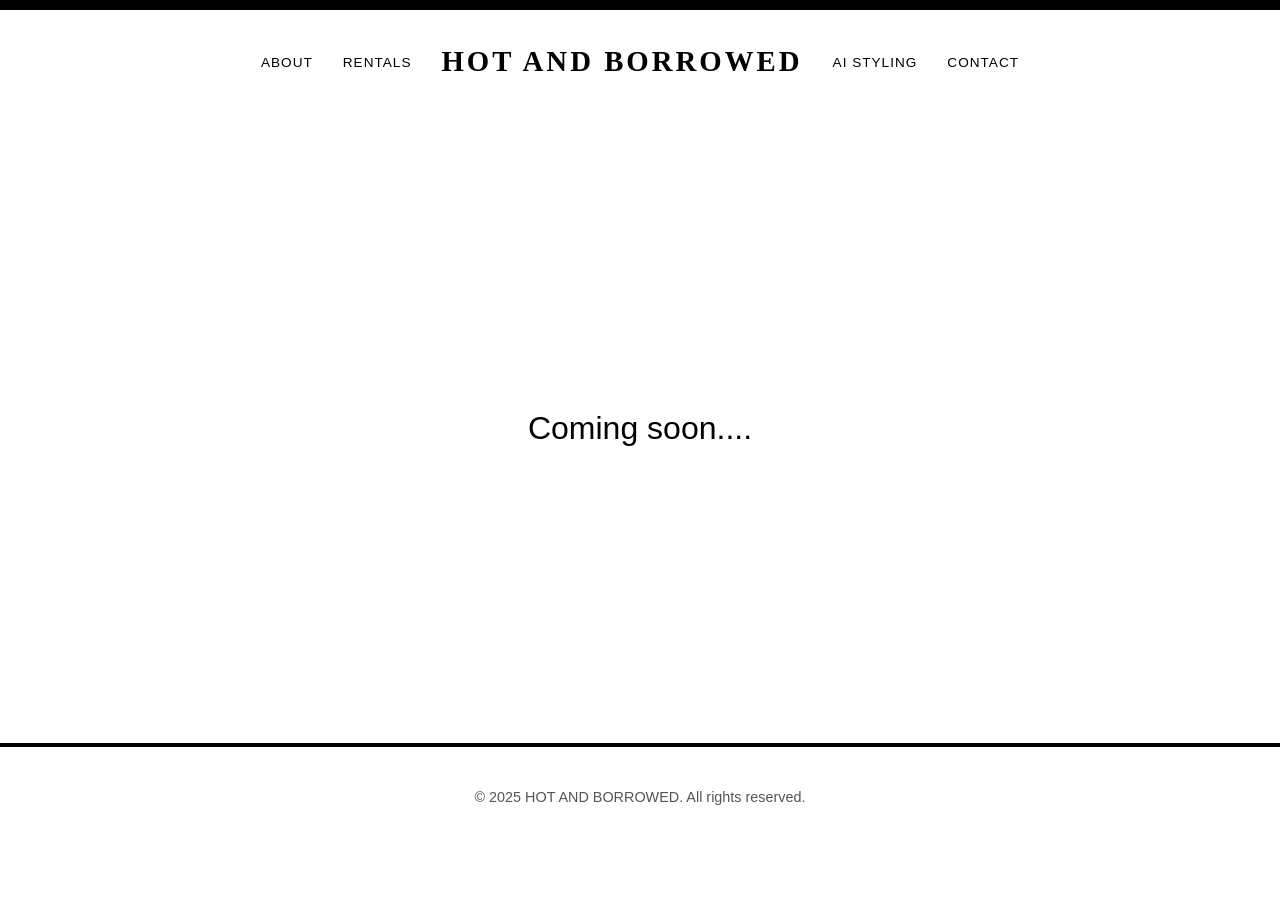
<file: parisian.html>
<!DOCTYPE html>
<html lang="en">
<head>
  <meta charset="UTF-8">
  <meta name="viewport" content="width=device-width, initial-scale=1.0">
  <title>Parisian Chic | Hot and Borrowed</title>
  <link rel="stylesheet" href="styles.css">
</head>
<body>

  <div class="top-line"></div>

  <header class="chanel-header">
    <nav class="main-nav">
      <ul>
        <li><a href="about.html">ABOUT</a></li>
        <li><a href="rentals.html">RENTALS</a></li>
      </ul>
    </nav>
    <h1><a href="index.html" style="text-decoration: none; color: inherit;">HOT AND BORROWED</a></h1>
    <nav class="main-nav">
      <ul>
        <li><a href="edit.html">AI STYLING</a></li>
        <li><a href="contact.html">CONTACT</a></li>
      </ul>
    </nav>
  </header>

  <!-- Coming Soon Section -->
  <section style="display: flex; justify-content: center; align-items: center; min-height: 70vh;">
    <h2 style="font-family: 'Montserrat', sans-serif; font-size: 2rem; font-weight: 400; color: inherit;">Coming soon....</h2>
  </section>

  <footer>
    <p>&copy; 2025 HOT AND BORROWED. All rights reserved.</p>
  </footer>

</body>
</html>
</file>
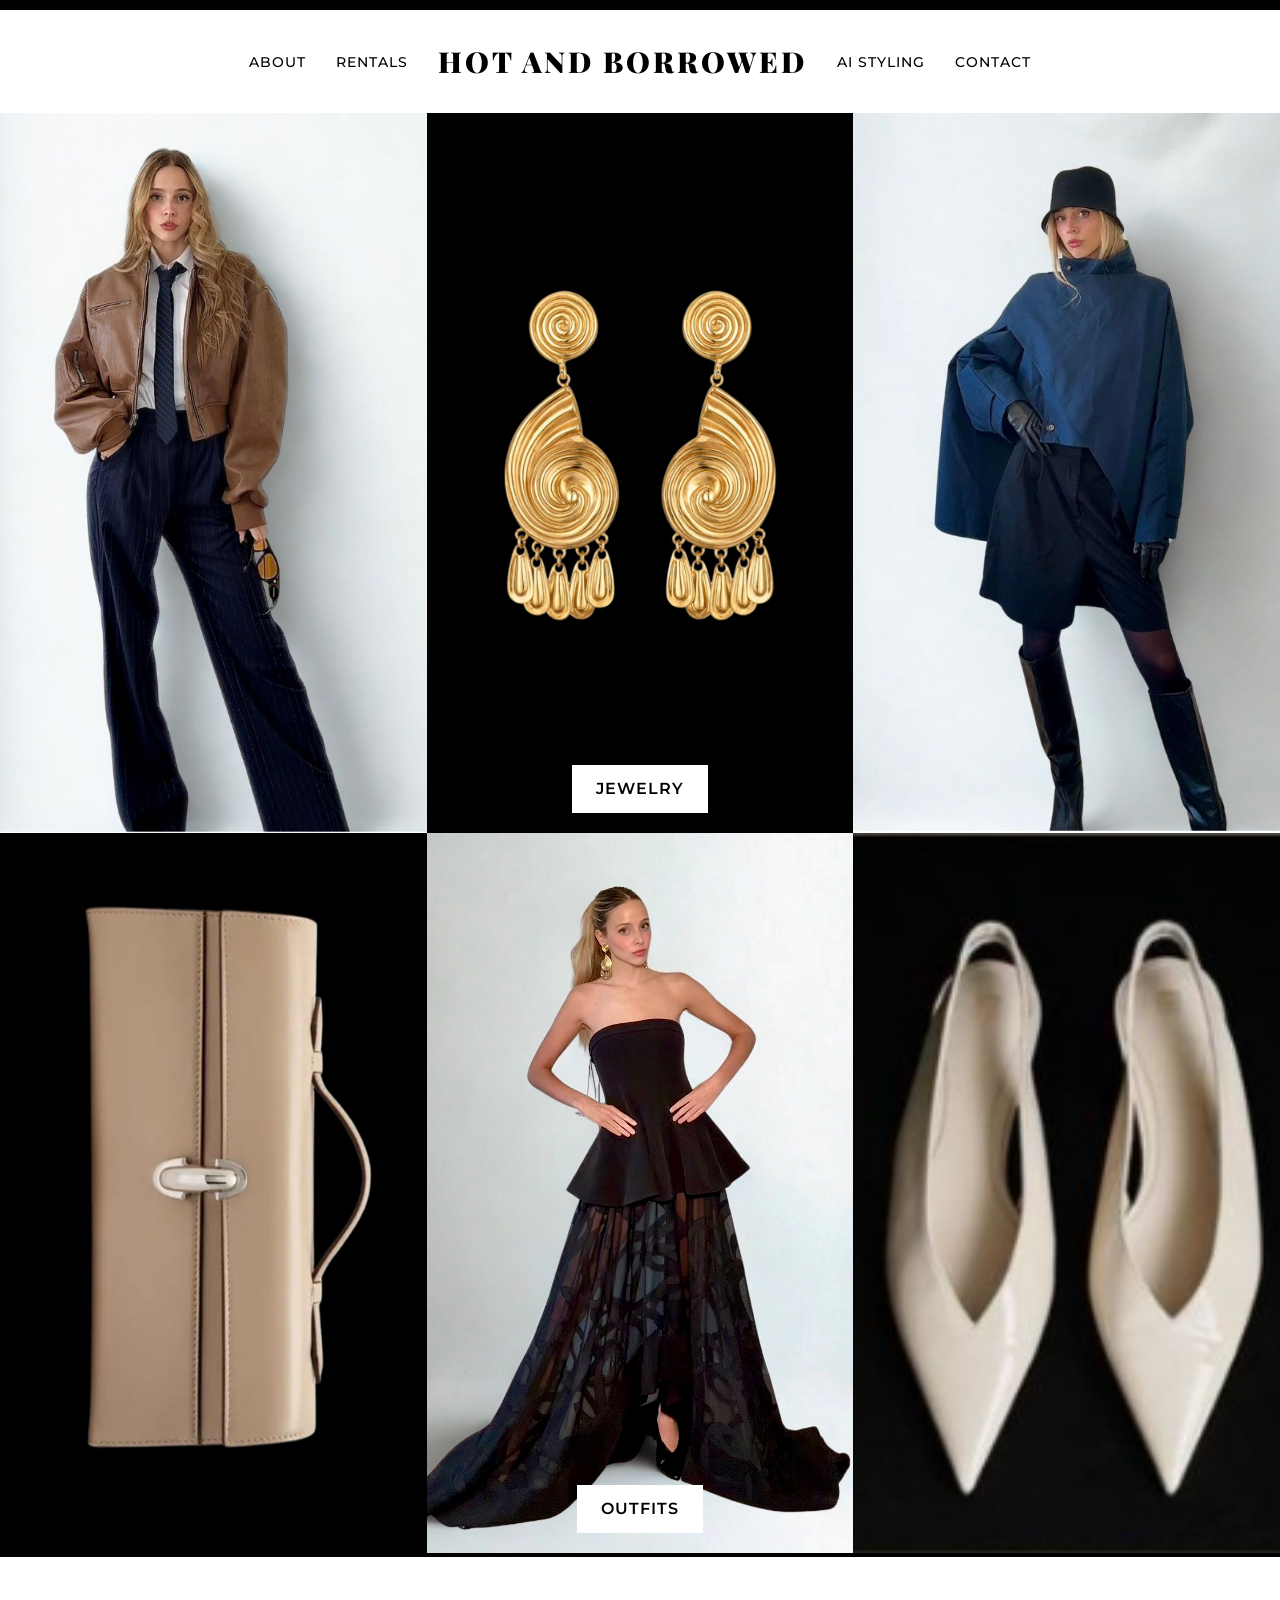
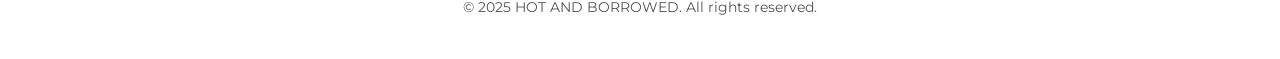
<file: rentals.html>
<!DOCTYPE html>
<html lang="en">
<head>
  <meta charset="UTF-8" />
  <meta name="viewport" content="width=device-width, initial-scale=1.0" />
  <title>Rentals | Hot and Borrowed</title>
  <link rel="stylesheet" href="styles.css" />
  <link href="https://fonts.googleapis.com/css2?family=Playfair+Display:wght@700&family=Montserrat:wght@400;600;700&display=swap" rel="stylesheet">
</head>
<body>

  <!-- Top Black Line -->
  <div class="top-line"></div>

  <!-- Header -->
  <header class="chanel-header">
    <nav class="main-nav">
      <ul>
        <li><a href="about.html">ABOUT</a></li>
        <li><a href="rentals.html" class="active">RENTALS</a></li>
      </ul>
    </nav>
    <h1><a href="index.html" style="text-decoration: none; color: inherit;">HOT AND BORROWED</a></h1>
    <nav class="main-nav">
      <ul>
        <li><a href="edit.html">AI STYLING</a></li>
        <li><a href="contact.html">CONTACT</a></li>
      </ul>
    </nav>
  </header>

  <!-- Photo Grid Section -->
  <section class="hero-grid rentals-photo-grid">
    <div class="image" style="background-image: url('images/rentals1.jpg'); background-position: center 60%;"></div>
    <div class="image" style="background-image: url('images/earrings.jpg'); position: relative;">
      <a href="jewelry.html" class="photo-overlay-link jewelry-link">jewelry</a>
    </div>
    <div class="image" style="background-image: url('images/rentals2.jpg');"></div>
    <div class="image" style="background-image: url('images/photo4.jpg');"></div>
    <div class="image" style="background-image: url('images/rentals3.jpeg'); background-position: center 40%; position: relative;">
      <a href="outfits.html" class="photo-overlay-link outfits-link">outfits</a>
    </div>
    <div class="image" style="background-image: url('images/photo6.jpg');"></div>
  </section>

  <footer>
    <p>&copy; 2025 HOT AND BORROWED. All rights reserved.</p>
  </footer>
</body>
</html>
</file>
<file: styles.css>
/* ========== GLOBAL STYLES ========== */
* {
  margin: 0;
  padding: 0;
  box-sizing: border-box;
}

html {
  width: 100%;
  max-width: 100%;
  overflow-x: hidden;
}

body {
  font-family: 'Montserrat', sans-serif;
  background-color: #fff;
  color: #000;
  line-height: 1.5;
  overflow-x: hidden;
}

/* Top black line */
.top-line {
  width: 100%;
  height: 10px;
  background-color: #000;
}

/* ========== HEADER ========== */
header {
  display: flex;
  justify-content: center;
  align-items: center;
  padding: 30px 40px;
  background-color: #fff;
  gap: 30px;
}

header h1 {
  font-family: 'Playfair Display', serif;
  font-size: 1.8rem;
  font-weight: 900;
  letter-spacing: 3px;
  text-transform: uppercase;
  margin: 0;
  flex-shrink: 0;
}

.main-nav {
  display: flex;
  align-items: center;
}

.main-nav ul {
  list-style: none;
  display: flex;
  gap: 30px;
  padding: 0;
  margin: 0;
}

.main-nav a {
  text-decoration: none;
  color: #000;
  font-weight: 500;
  letter-spacing: 1px;
  font-size: 0.85rem;
  transition: color 0.3s ease;
}

.main-nav a:hover {
  color: #777;
}

/* ========== HERO SECTION ========== */
.hero-grid {
  position: relative;
  display: flex;
  justify-content: center;
  align-items: stretch;
  width: 100%;
  height: 80vh;
  overflow: hidden;
}

.hero-grid .image {
  flex: 1;
  background-size: cover;
  background-position: center;
  transition: transform 0.5s ease;
}

.hero-grid .image:hover {
  transform: scale(1.03);
}

/* Hero grid with 6 images (for rentals page) */
.rentals-photo-grid {
  display: grid;
  grid-template-columns: repeat(3, 1fr);
  grid-template-rows: repeat(2, 1fr);
  height: 160vh;
}

.rentals-photo-grid .image {
  flex: none;
  width: 100%;
  height: 100%;
}

.photo-overlay-link {
  position: absolute;
  top: 20px;
  left: 50%;
  transform: translateX(-50%);
  background-color: #000;
  color: #fff;
  padding: 12px 24px;
  text-decoration: none;
  font-weight: 600;
  letter-spacing: 1px;
  text-transform: uppercase;
  font-family: 'Montserrat', sans-serif;
  transition: background-color 0.3s ease, opacity 0.3s ease;
  z-index: 10;
}

.photo-overlay-link:hover {
  background-color: #333;
  opacity: 0.9;
}

.outfits-link {
  top: auto;
  bottom: 20px;
  background-color: #fff;
  color: #000;
}

.outfits-link:hover {
  background-color: #f0f0f0;
  opacity: 1;
}

.jewelry-link {
  top: auto;
  bottom: 20px;
  background-color: #fff;
  color: #000;
}

.jewelry-link:hover {
  background-color: #f0f0f0;
  opacity: 1;
}

.hero-grid .overlay {
  position: absolute;
  top: 50%;
  left: 50%;
  transform: translate(-50%, -50%);
}

.hero-grid .btn {
  background-color: #000;
  color: #fff;
  padding: 12px 32px;
  font-family: 'Playfair Display', serif;
  font-size: 1rem;
  letter-spacing: 1px;
  text-decoration: none;
  text-transform: uppercase;
  transition: background-color 0.3s ease, opacity 0.3s ease;
}

.hero-grid .btn:hover {
  background-color: #333;
  opacity: 0.9;
}

/* ========== FEATURE ROW ========== */
.feature-row {
  display: flex;
  justify-content: center;
  align-items: flex-start;
  gap: 60px;
  padding: 80px 5%;
  flex-wrap: nowrap;
  background-color: #fff;
}

.feature-card {
  display: flex;
  flex-direction: column;
  align-items: center;
  text-align: center;
  flex: 1;
  max-width: 500px;
}

.feature-header {
  margin-bottom: 20px;
}

.feature-header h3 {
  font-family: 'Playfair Display', serif;
  font-size: 1.8rem;
  letter-spacing: 2px;
  text-transform: uppercase;
  margin-bottom: 8px;
}

.feature-header a {
  text-decoration: none;
  color: #000;
}

.shop-link {
  font-weight: 600;
  font-size: 1rem;
  text-transform: uppercase;
  color: #000;
  border-bottom: 2px solid #000;
  padding-bottom: 3px;
  transition: color 0.3s ease, border-color 0.3s ease;
}

.shop-link:hover {
  color: #555;
  border-color: #555;
}

/* Ensure feature images match in size */
.feature-card img {
  width: 100%;
  height: 600px; /* consistent height */
  border-radius: 6px;
  object-fit: cover;
  transition: transform 0.3s ease;
}

.feature-card img:hover {
  transform: scale(1.02);
}

/* ========== FOOTER ========== */
footer {
  text-align: center;
  padding: 40px 0;
  font-size: 0.9rem;
  color: #555;
  background-color: #fff;
  width: 100%;
  display: flex;
  justify-content: center;
  align-items: center;
  border-top: 4px solid #000;
}

/* ========== RESPONSIVE DESIGN ========== */
@media (max-width: 900px) {
  /* Stack header vertically with title on top */
  header,
  header.chanel-header {
    flex-direction: row !important;
    flex-wrap: wrap !important;
    padding: 15px 10px !important;
    gap: 4px !important;
    justify-content: center !important;
    align-items: center !important;
    width: 100vw !important;
    max-width: 100vw !important;
    margin: 0 !important;
    padding-left: 0 !important;
    padding-right: 0 !important;
    box-sizing: border-box !important;
    position: relative !important;
    left: 0 !important;
    right: 0 !important;
  }

  /* Ensure top black line is full width */
  .top-line {
    width: 100vw !important;
    max-width: 100vw !important;
    margin: 0 !important;
    padding: 0 !important;
    box-sizing: border-box !important;
    position: relative !important;
    left: 0 !important;
    right: 0 !important;
  }

  /* Ensure html and body don't have padding preventing full width */
  html {
    margin: 0 !important;
    padding: 0 !important;
    width: 100% !important;
    max-width: 100% !important;
    box-sizing: border-box !important;
    overflow-x: hidden !important;
  }

  body {
    margin: 0 !important;
    padding: 0 !important;
    width: 100% !important;
    max-width: 100% !important;
    box-sizing: border-box !important;
    overflow-x: hidden !important;
  }

  /* Ensure all elements use border-box */
  * {
    box-sizing: border-box !important;
  }

  header h1,
  header.chanel-header h1 {
    font-size: 1.6rem !important;
    letter-spacing: 2px !important;
    width: 100% !important;
    text-align: center !important;
    margin-bottom: 2px !important;
    order: -1 !important;
    margin: 0 0 2px 0 !important;
    flex-shrink: 0 !important;
    padding: 0 5px !important;
    box-sizing: border-box !important;
  }

  /* Combine navigation menus into one row below title */
  .main-nav {
    display: flex;
    width: auto;
    justify-content: center;
    margin-top: -4px;
  }

  /* Add space between the two nav menus (between RENTALS and AI STYLING) */
  header .main-nav:first-of-type,
  header.chanel-header .main-nav:first-of-type {
    margin-right: 10px;
  }

  header .main-nav:last-of-type,
  header.chanel-header .main-nav:last-of-type {
    margin-left: 10px;
  }

  /* Ensure consistent nav formatting on all pages */
  header .main-nav,
  header.chanel-header .main-nav {
    display: flex !important;
    width: auto !important;
    justify-content: center !important;
    margin-top: -4px !important;
    align-items: center !important;
  }

  .main-nav ul {
    gap: 20px !important;
    flex-wrap: wrap !important;
    justify-content: center !important;
    list-style: none !important;
    padding: 0 !important;
    margin: 0 !important;
    display: flex !important;
  }

  .main-nav a {
    font-size: 0.75rem !important;
    letter-spacing: 0.5px !important;
    text-decoration: none !important;
    color: #000 !important;
    font-weight: 500 !important;
  }

  /* Keep navigation links white on AI styling page (edit.html) - target by body background */
  body[style*="background-color: #000"] header .main-nav a {
    color: #fff !important;
  }

  /* Scale down hero grid to fit on screen */
  .hero-grid {
    height: 50vh;
  }

  .hero-grid .image {
    min-width: 0;
  }

  /* Make rentals photo grid wider on mobile */
  section.hero-grid.rentals-photo-grid {
    overflow-x: auto;
    overflow-y: hidden;
    margin: 0 !important;
    padding: 0 !important;
    width: 100% !important;
  }

  /* Add space between photo and text on about page */
  .about-content {
    margin-top: 40px !important;
  }

  .about-text-section {
    margin-top: 0 !important;
  }

  .rentals-photo-grid {
    height: 90vh;
    grid-template-columns: repeat(3, 200px);
    width: fit-content;
    min-width: 100vw;
    margin: 0 !important;
    padding: 0 !important;
  }

  .rentals-photo-grid .image {
    min-width: 200px;
    width: 200px;
  }

  /* Make overlay text much smaller on mobile for rentals page */
  .photo-overlay-link {
    font-size: 0.6rem !important;
    padding: 6px 12px !important;
    letter-spacing: 0.5px !important;
  }

  .outfits-link,
  .jewelry-link {
    bottom: 10px !important;
  }

  /* Make faux page items grid 2 columns on mobile */
  .items-grid {
    grid-template-columns: repeat(2, 1fr) !important;
    gap: 10px !important;
    padding: 0 1% !important;
  }

  .items-grid .item {
    max-width: 100% !important;
  }

  .items-grid .item img {
    width: 100% !important;
    height: auto !important;
  }

  /* Reduce padding on rentals section for outfits page and rentals page */
  .rentals-section {
    padding: 0px 1% 20px 1% !important;
    margin: 0 !important;
    width: 100% !important;
    max-width: 100% !important;
    box-sizing: border-box !important;
  }

  /* Reduce padding on rental grid for mobile */
  .rental-grid {
    gap: 10px !important;
    padding: 0 !important;
    margin: 0 !important;
    grid-template-columns: repeat(2, 1fr) !important;
  }

  /* Reduce padding on rental cards for mobile */
  .rental-card {
    padding: 0 !important;
    margin: 0 !important;
    max-width: 100% !important;
  }

  /* Make photos smaller but keep vertical on mobile for outfits page */
  .rental-card img {
    height: 280px !important;
    width: 100% !important;
    object-fit: cover !important;
  }

  /* Make text smaller in rental cards */
  .rental-card h3 {
    font-size: 0.75rem !important;
    margin-top: 6px !important;
  }

  .rental-card .brand {
    font-size: 0.65rem !important;
    margin: 2px 0 !important;
  }

  /* Reduce text section padding below photos on outfits page */
  div[style*="text-align: center"][style*="padding: 20px"] {
    padding: 10px 8px !important;
    font-size: 0.7rem !important;
  }

  /* Scale down feature cards */
  .feature-card img {
    height: 400px;
  }

  .feature-card h3 {
    font-size: 0.9rem;
    letter-spacing: 0.5px;
  }

  .shop-link {
    font-size: 0.65rem;
  }

  /* Move feature cards closer to hero grid */
  .feature-row {
    margin-top: 20px;
    padding: 20px 5%;
    gap: 30px;
  }

  /* Scale down rental grid */
  .rental-grid {
    gap: 20px;
  }

  .rental-card {
    max-width: 100%;
  }

  .rental-card img {
    width: 100%;
  }
}

@media (max-width: 600px) {
  /* Further scaling for very small screens */
  header,
  header.chanel-header {
    padding: 12px 8px !important;
    gap: 4px !important;
    flex-direction: row !important;
    flex-wrap: wrap !important;
    justify-content: center !important;
    align-items: center !important;
    width: 100vw !important;
    max-width: 100vw !important;
    margin: 0 !important;
    padding-left: 0 !important;
    padding-right: 0 !important;
    box-sizing: border-box !important;
    position: relative !important;
    left: 0 !important;
    right: 0 !important;
  }

  /* Ensure top black line is full width on very small screens */
  .top-line {
    width: 100vw !important;
    max-width: 100vw !important;
    margin: 0 !important;
    padding: 0 !important;
    box-sizing: border-box !important;
    position: relative !important;
    left: 0 !important;
    right: 0 !important;
  }

  header h1,
  header.chanel-header h1 {
    font-size: 1.4rem !important;
    letter-spacing: 2px !important;
    margin-bottom: 2px !important;
    width: 100% !important;
    text-align: center !important;
    order: -1 !important;
    margin: 0 0 2px 0 !important;
    flex-shrink: 0 !important;
    padding: 0 5px !important;
    box-sizing: border-box !important;
  }

  /* Move contact page content closer to top on very small screens */
  .contact-section,
  section[style*="margin: 80px"],
  section[style*="margin-top: 80px"] {
    margin-top: 20px !important;
  }

  .main-nav {
    margin-top: -4px;
  }

  /* Add more space between the two nav menus on very small screens */
  header .main-nav:first-of-type,
  header.chanel-header .main-nav:first-of-type {
    margin-right: 8px;
  }

  header .main-nav:last-of-type,
  header.chanel-header .main-nav:last-of-type {
    margin-left: 8px;
  }

  /* Ensure consistent nav formatting on all pages */
  header .main-nav,
  header.chanel-header .main-nav {
    display: flex !important;
    width: auto !important;
    justify-content: center !important;
    margin-top: -4px !important;
    align-items: center !important;
  }

  .main-nav ul {
    gap: 15px !important;
    flex-wrap: wrap !important;
    justify-content: center !important;
    list-style: none !important;
    padding: 0 !important;
    margin: 0 !important;
    display: flex !important;
  }

  .main-nav a {
    font-size: 0.7rem !important;
    letter-spacing: 0.5px !important;
    text-decoration: none !important;
    color: #000 !important;
    font-weight: 500 !important;
  }

  /* Keep navigation links white on AI styling page (edit.html) for very small screens */
  body[style*="background-color: #000"] header .main-nav a {
    color: #fff !important;
  }

  /* Move contact page content closer to top */
  .contact-section,
  section[style*="margin: 80px"],
  section[style*="margin-top: 80px"] {
    margin-top: 30px !important;
  }

  .hero-grid {
    height: 40vh;
  }

  section.hero-grid.rentals-photo-grid {
    overflow-x: auto;
    overflow-y: hidden;
  }

  .rentals-photo-grid {
    height: 80vh;
    grid-template-columns: repeat(3, 180px);
    width: fit-content;
    min-width: 100vw;
  }

  .rentals-photo-grid .image {
    min-width: 180px;
    width: 180px;
  }

  /* Make overlay text even smaller on very small screens */
  .photo-overlay-link {
    font-size: 0.5rem !important;
    padding: 5px 10px !important;
    letter-spacing: 0.3px !important;
  }

  .outfits-link,
  .jewelry-link {
    bottom: 8px !important;
  }

  .feature-card img {
    height: 300px;
  }

  .feature-card h3 {
    font-size: 0.8rem;
    letter-spacing: 0.5px;
  }

  .shop-link {
    font-size: 0.6rem;
  }

  /* Move feature cards even closer to hero grid on very small screens */
  .feature-row {
    margin-top: 15px;
    padding: 15px 5%;
    gap: 20px;
  }

  /* Further scale down rental grid */
  .rental-grid {
    gap: 8px !important;
    padding: 0 !important;
    margin: 0 !important;
    grid-template-columns: repeat(2, 1fr) !important;
  }

  /* Further reduce padding on rentals section for very small screens */
  .rentals-section {
    padding: 0px 1% 15px 1% !important;
  }

  /* Make photos smaller but keep vertical on very small screens */
  .rental-card img {
    height: 250px !important;
    width: 100% !important;
    object-fit: cover !important;
  }

  /* Further reduce faux page grid on very small screens */
  .items-grid {
    gap: 8px !important;
  }

  /* Make text even smaller in rental cards */
  .rental-card h3 {
    font-size: 0.7rem !important;
    margin-top: 4px !important;
  }

  .rental-card .brand {
    font-size: 0.6rem !important;
    margin: 1px 0 !important;
  }

  /* Further reduce text section padding below photos on outfits page */
  div[style*="text-align: center"][style*="padding: 20px"] {
    padding: 8px 6px !important;
    font-size: 0.65rem !important;
  }

  /* Add more space between photo and text on about page for very small screens */
  .about-content {
    margin-top: 30px !important;
  }
}

/* Rentals Page */
.rentals-section {
  text-align: center;
  padding: 0px 5% 80px 5%;
}

.rentals-section h2 {
  font-family: 'Playfair Display', serif;
  font-size: 2.5rem;
  letter-spacing: 2px;
  margin-bottom: 10px;
}

.section-subtitle {
  font-family: 'Montserrat', sans-serif;
  color: #666;
  font-size: 1rem;
  margin-bottom: 40px;
}

.rental-grid {
  display: grid;
  grid-template-columns: repeat(3, 1fr);
  gap: 40px;
  justify-items: stretch;
  align-items: start;
}

.rental-card {
  text-align: center;
  width: 100%;
  max-width: 320px;
}

.rental-card img {
  width: 100%;
  height: 400px;
  object-fit: cover;
  border-radius: 4px;
  transition: transform 0.3s ease;
  display: block;
}

.rental-card img:hover {
  transform: scale(1.03);
}

.rental-card h3 {
  font-family: 'Montserrat', sans-serif;
  font-weight: 700;
  margin-top: 10px;
  font-size: 1.1rem;
}

.rental-card .brand {
  font-family: 'Montserrat', sans-serif;
  color: #777;
  font-size: 0.95rem;
  margin: 4px 0;
}

.rental-card .price {
  font-weight: 700;
  color: #000;
  font-size: 1rem;
}
</file>
